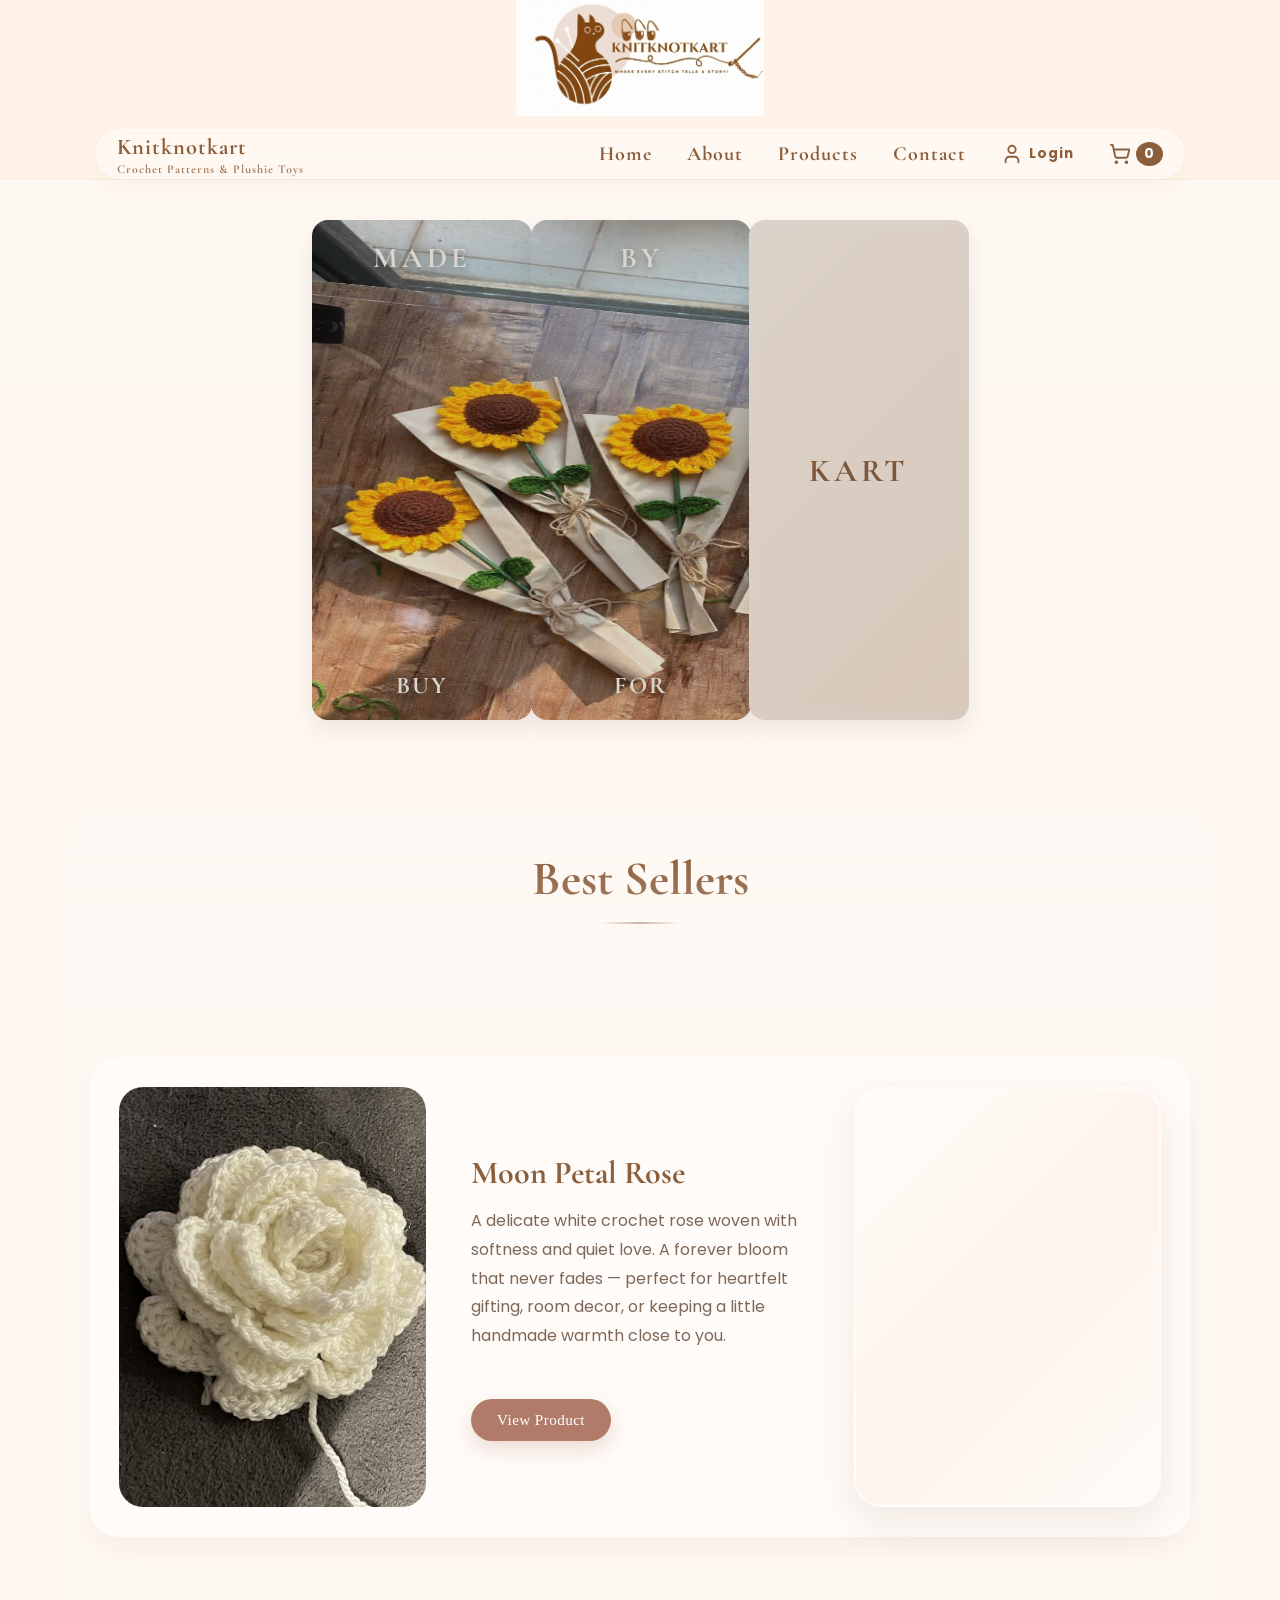
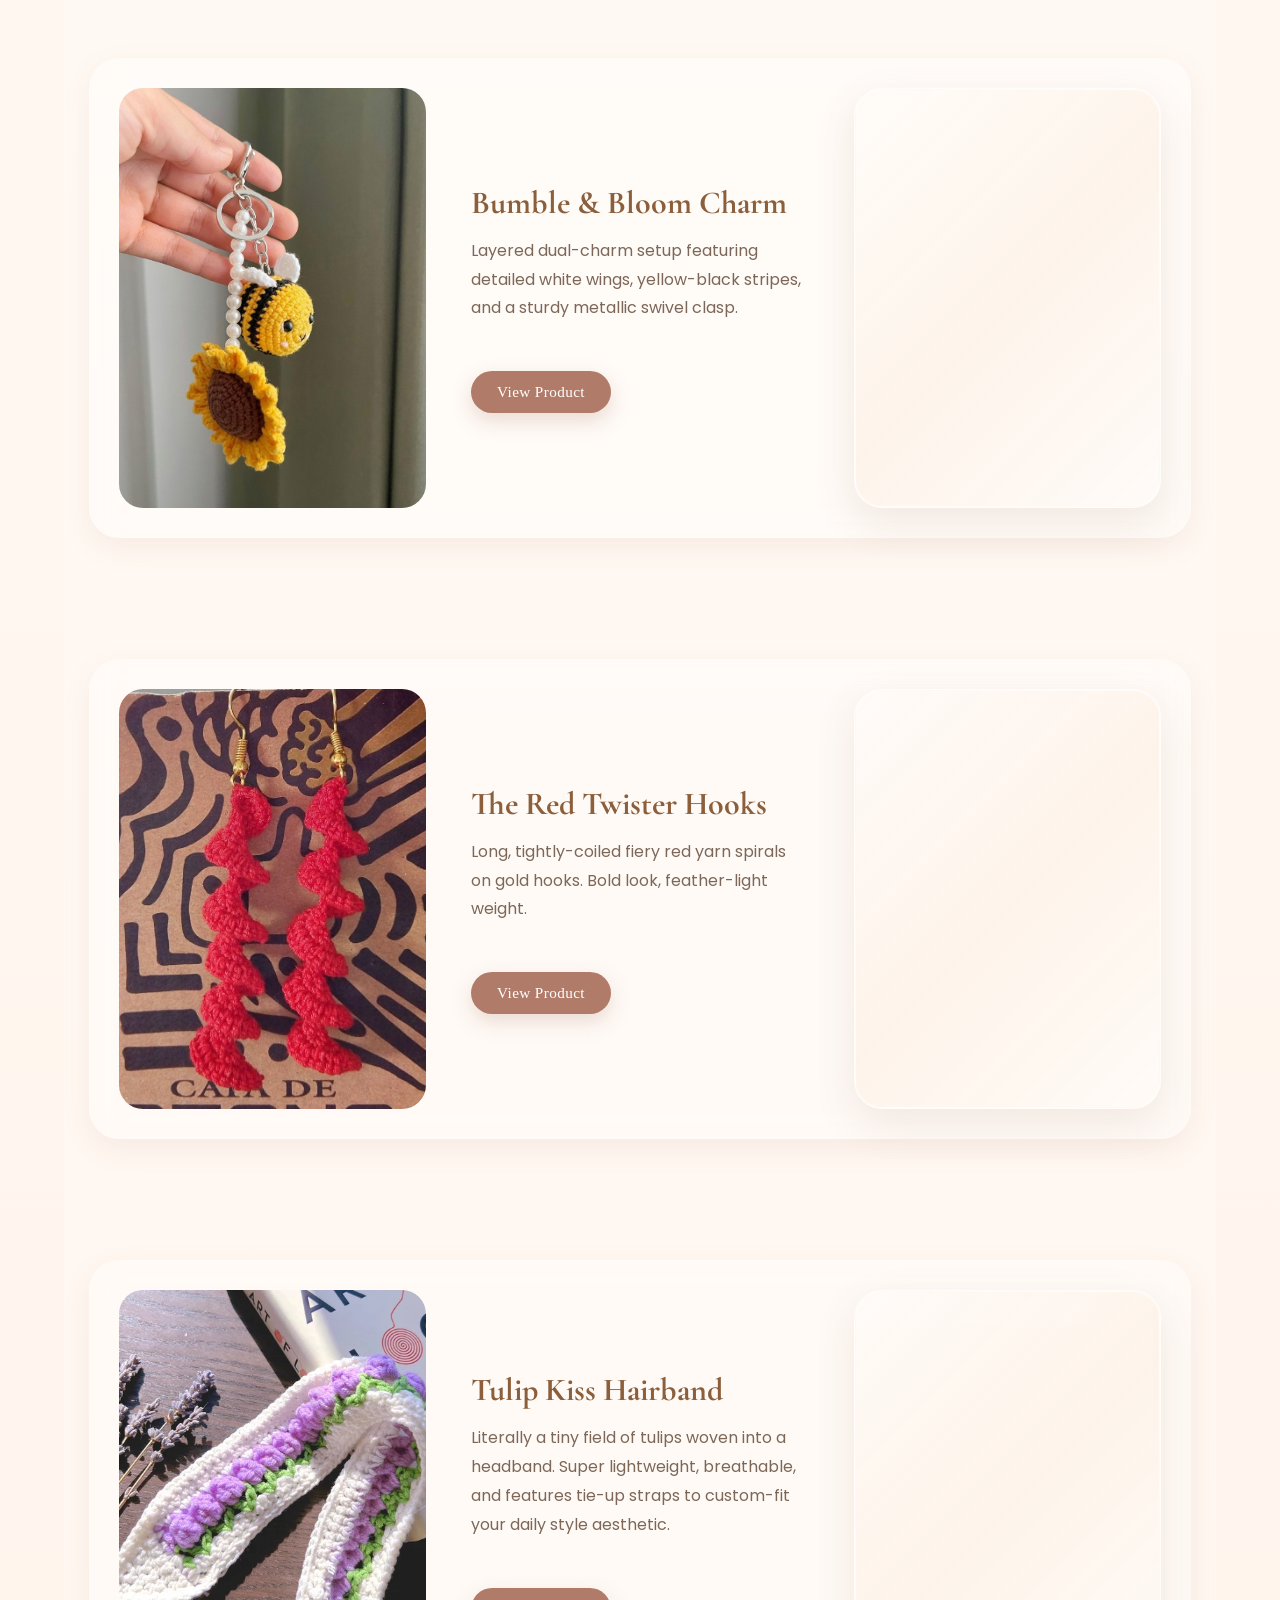
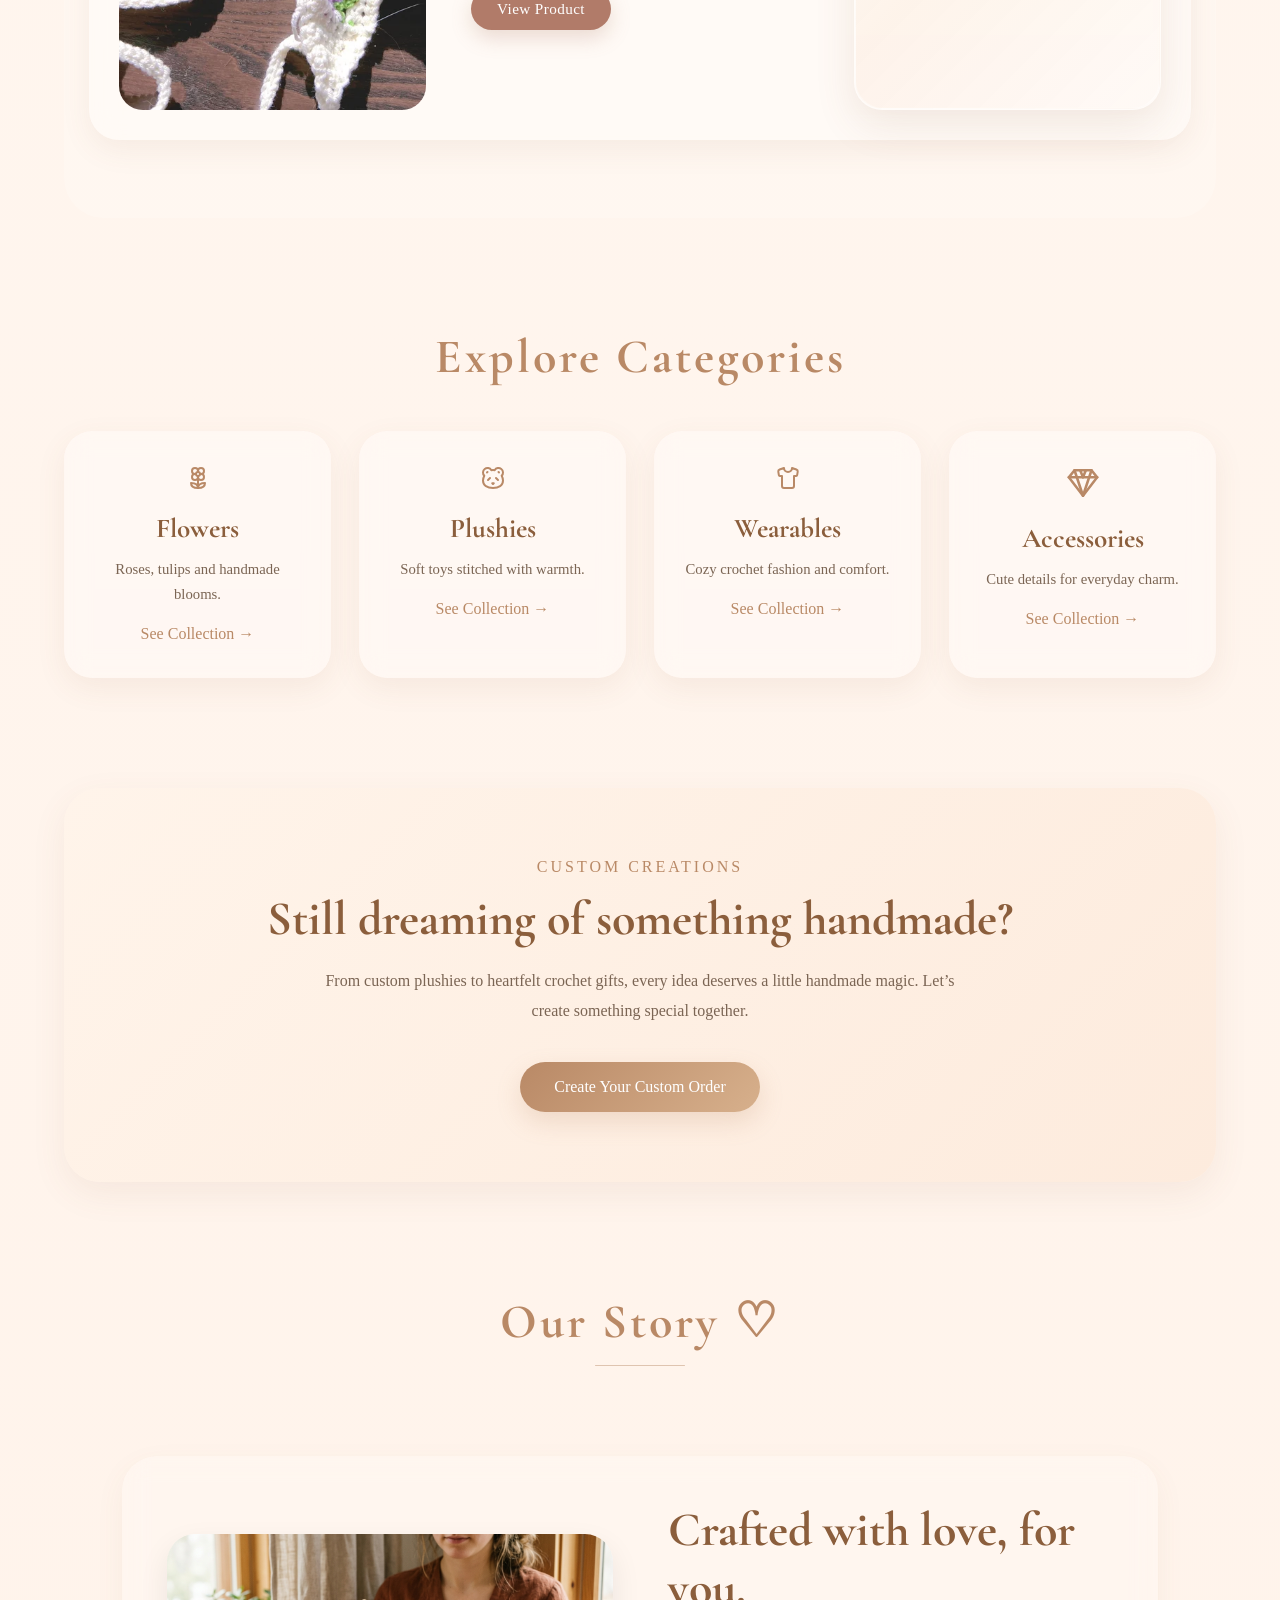
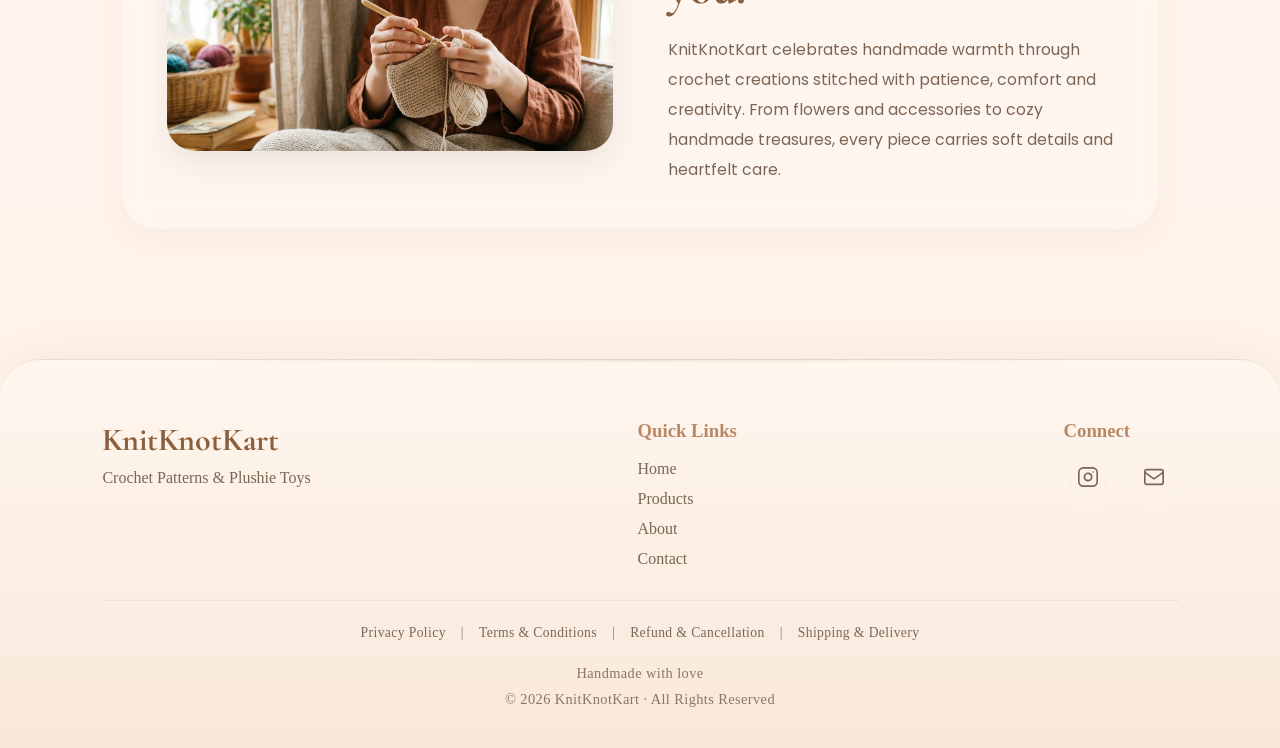
<file: index.html>
<!DOCTYPE html>
<html lang="en">

<head>
    <meta charset="UTF-8">
    <meta name="viewport" content="width=device-width, initial-scale=1.0">
    <meta name="google-site-verification" content="NxFh2tuU4WiqFSQbokw18UaQNgzDFF6wbKKMDJ5uGM8" />
    <title>Knit knot kart | Crochet Patterns | Plushie Toys</title>
    <link rel="icon" href="fav_icon.png">
    <link rel="stylesheet" href="style.css">
    <link rel="preconnect" href="https://fonts.googleapis.com">
    <link rel="preconnect" href="https://fonts.gstatic.com" crossorigin>

    <link
        href="https://fonts.googleapis.com/css2?family=Cormorant+Garamond:wght@500;600;700&family=Poppins:wght@300;400;500;600&display=swap"
        rel="stylesheet">

</head>

<body>
    <nav>
        <div class="banner"> <img src="nav.png">

            <div class="brand">
                
                <div class="text">
                    <h2>Knitknotkart</h2>
                    <p>Crochet Patterns & Plushie Toys</p>
                </div>

                
                <div class="nav-right-content">

                  
                    <div class="nav-links">
                        <a href="index.html">Home</a>
                        <a href="About.html">About</a>
                        <a href="products.html">Products</a>
                        <a href="contact.html">Contact</a>
                    </div>

                   
                    <a href="#" id="authLink" class="auth-link" onclick="openLoginModal()"
                        style="text-decoration: none;">
                        <div class="auth-nav-container">
                            <svg xmlns="http://www.w3.org/2000/svg" width="22" height="22" viewBox="0 0 24 24"
                                fill="none" stroke="currentColor" stroke-width="2" stroke-linecap="round"
                                stroke-linejoin="round" class="lucide lucide-user">
                                <path d="M19 21v-2a4 4 0 0 0-4-4H9a4 4 0 0 0-4 4v2" />
                                <circle cx="12" cy="7" r="4" />
                            </svg>
                            <span id="authText" class="auth-text">Login</span>
                        </div>
                    </a>

                    
                    <a href="cart.html" class="cart-link" style="text-decoration: none;">
                        <div class="cart-nav-container">
                            <svg xmlns="http://www.w3.org/2000/svg" width="22" height="22" viewBox="0 0 24 24"
                                fill="none" stroke="currentColor" stroke-width="2" stroke-linecap="round"
                                stroke-linejoin="round" class="lucide lucide-shopping-cart">
                                <circle cx="8" cy="21" r="1" />
                                <circle cx="19" cy="21" r="1" />
                                <path
                                    d="M2.05 2.05h2l2.66 12.42a2 2 0 0 0 2 1.58h9.78a2 2 0 0 0 1.95-1.57l1.65-7.43H5.12" />
                            </svg>
                            <span class="cart-count">0</span>
                        </div>
                    </a>

                    
                    <div class="menu-icon">
                        <svg xmlns="http://www.w3.org/2000/svg" width="24" height="24" viewBox="0 0 24 24" fill="none"
                            stroke="currentColor" stroke-width="2" stroke-linecap="round" stroke-linejoin="round"
                            class="lucide lucide-menu-icon lucide-menu">
                            <path d="M4 5h16" />
                            <path d="M4 12h16" />
                            <path d="M4 19h16" />
                        </svg>
                    </div>

                </div>

               
                <div class="mobile-menu">
                    <a href="index.html">Home</a>
                    <a href="About.html">About</a>
                    <a href="products.html">Products</a>
                    <a href="contact.html">Contact</a>
                </div>
            </div>
        </div>
    </nav>

    <div id="authModal" class="modal-overlay">
        <div class="modal-container">
            <button class="close-modal-btn" onclick="closeLoginModal()">&times;</button>

            <div class="modal-header">
                <h2 id="modalTitle">Welcome Back</h2>
                <p id="modalSubtitle">Login on Knitknotkart</p>
            </div>

            <form id="authForm" onsubmit="handleAuthSubmit(event)">
                <div class="input-group" id="nameInputGroup" style="display: none;">
                    <label for="authName">Full Name</label>
                    <input type="text" id="authName" placeholder="Enter your full name">
                </div>

                <div class="input-group">
                    <label for="authEmail">Email Address</label>
                    <input type="email" id="authEmail" required placeholder="example@gmail.com">
                </div>

                <div class="input-group">
                    <label for="authPassword">Password</label>
                    <input type="password" id="authPassword" required placeholder="••••••••">
                </div>

                <button type="submit" id="authSubmitBtn" class="auth-submit-btn">Login</button>
            </form>

            <div class="modal-footer">
                <p id="toggleAuthText">No account? <a href="#" onclick="toggleAuthMode(event)">Sign Up</a>
                </p>
            </div>
        </div>
    </div>


    <section class="hero">
        <div class="cards-container">

            <div class="card">
                <div class="card-inner">

                    <div class="card-front">
                        <div class="card-img img1"></div>
                        <div class="top-text">MADE</div>
                        <div class="bottom-text">BUY</div>
                    </div>
                    <div class="card-back">
                        KNIT
                    </div>
                </div>
            </div>

            <div class="card">
                <div class="card-inner">
                    <div class="card-front">
                        <div class="card-img img2"></div>
                        <div class="top-text">BY</div>
                        <div class="bottom-text">FOR</div>
                    </div>
                    <div class="card-back">
                        KNOT
                    </div>
                </div>

            </div>
            <div class="card">
                <div class="card-inner">
                    <div class="card-front">
                        <div class="card-img img3"></div>
                        <div class="top-text">LOVE</div>
                        <div class="bottom-text">LOVED ONES</div>
                    </div>
                    <div class="card-back">
                        KART
                    </div>

                </div>
            </div>
        </div>
    </section>


    <section class="best-sellers">

        <h2 class="section-title">
            Best Sellers
        </h2>

        <div class="bestseller-card">

            <!-- IMAGE -->
            <div class="product-image">
                <img src="rose.jpg">

            </div>


            <!-- DESCRIPTION -->
            <div class="product-details">
                <h3>Moon Petal Rose</h3>

                <p>
                    A delicate white crochet rose woven with softness and quiet love.
                    A forever bloom that never fades — perfect for heartfelt gifting,
                    room decor, or keeping a little handmade warmth close to you.
                </p>

                <div class="product-buttons">

                    <a href="products.html?product=moon-petal-rose" class="view-home-btn">

                        View Product

                    </a>

                </div>

            </div>


            <!-- REEL -->
            <div class="product-video">

                <video autoplay muted loop playsinline preload="none">

                    <source data-src="reel1.mp4" type="video/mp4">

                </video>
             
            </div>

        </div>



        <div class="bestseller-card">

            <!-- IMAGE -->
            <div class="product-image">
                <img src="keychain.jpg">
            </div>

            <!-- DESCRIPTION -->
            <div class="product-details">

                <h3>Bumble & Bloom Charm</h3>

                <p>
                    Layered dual-charm setup featuring detailed white wings, yellow-black stripes, and a sturdy metallic
                    swivel clasp.
                </p>

                <div class="product-buttons">

                    <a href="products.html?product=bumble" class="view-home-btn">

                        View Product

                    </a>


                </div>

            </div>

            <!-- REEL -->
            <div class="product-video">

                <video autoplay muted loop playsinline preload="none">

                    <source data-src="keychain.mp4" type="video/mp4">

                </video>


            </div>

        </div>

        <div class="bestseller-card">

            <!-- IMAGE -->
            <div class="product-image">
                <img src="earrings.jpg">
            </div>

            <!-- DESCRIPTION -->
            <div class="product-details">

                <h3>The Red Twister Hooks</h3>

                <p>
                    Long, tightly-coiled fiery red yarn spirals on gold hooks. Bold look, feather-light weight.
                </p>

                <div class="product-buttons">

                    <a href="products.html?product=red_twister" class="view-home-btn">

                        View Product

                    </a>


                </div>

            </div>

            <!-- REEL -->
            <div class="product-video">

                <video autoplay muted loop playsinline preload="none">

                    <source data-src="earrings.mp4" type="video/mp4">

                </video>

            </div>

        </div>
        <div class="bestseller-card">

            <!-- IMAGE -->
            <div class="product-image">
                <img src="hairband.webp">
            </div>

            <!-- DESCRIPTION -->
            <div class="product-details">

                <h3>Tulip Kiss Hairband </h3>

                <p>
                    Literally a tiny field of tulips woven into a headband. Super lightweight, breathable, and features
                    tie-up straps to custom-fit your daily style aesthetic.
                </p>

                <div class="product-buttons">

                    <a href="products.html?product=kiss" class="view-home-btn">

                        View Product

                    </a>


                </div>

            </div>

            <!-- REEL -->
            <div class="product-video">

                <video autoplay muted loop playsinline preload="none">

                    <source data-src="hairband.mp4" type="video/mp4">

                </video>



            </div>

        </div>

    </section>


    <div class="video-popup">

        <span class="close-video">
            ✕
        </span>

        <video loop playsinline preload="metadata" class="popup-video">
        </video>
        <div class="popup-sound">
            🔇
        </div>
    </div>


    <section class="categories-section">

        <h2 class="categories-heading">
            Explore Categories
        </h2>

        <div class="categories-grid">

            <!-- FLOWERS -->
            <a href="products.html?category=Flowers" class="category-card">

                <div class="category-icon">
                    <svg xmlns="http://www.w3.org/2000/svg" width="24" height="24" viewBox="0 0 24 24" fill="none"
                        stroke="currentColor" stroke-width="2" stroke-linecap="round" stroke-linejoin="round"
                        class="lucide lucide-flower2-icon lucide-flower-2">
                        <path
                            d="M12 5a3 3 0 1 1 3 3m-3-3a3 3 0 1 0-3 3m3-3v1M9 8a3 3 0 1 0 3 3M9 8h1m5 0a3 3 0 1 1-3 3m3-3h-1m-2 3v-1" />
                        <circle cx="12" cy="8" r="2" />
                        <path d="M12 10v12" />
                        <path d="M12 22c4.2 0 7-1.667 7-5-4.2 0-7 1.667-7 5Z" />
                        <path d="M12 22c-4.2 0-7-1.667-7-5 4.2 0 7 1.667 7 5Z" />
                    </svg>
                </div>

                <h3>
                    Flowers
                </h3>

                <p>
                    Roses, tulips and handmade blooms.
                </p>

                <span>
                    See Collection →
                </span>

            </a>

            <!-- PLUSHIES -->
            <a href="products.html?category=Plushies" class="category-card">

                <div class="category-icon">
                    <svg xmlns="http://www.w3.org/2000/svg" width="24" height="24" viewBox="0 0 24 24" fill="none"
                        stroke="currentColor" stroke-width="2" stroke-linecap="round" stroke-linejoin="round"
                        class="lucide lucide-panda-icon lucide-panda">
                        <path d="M11.25 17.25h1.5L12 18z" />
                        <path d="m15 12 2 2" />
                        <path d="M18 6.5a.5.5 0 0 0-.5-.5" />
                        <path
                            d="M20.69 9.67a4.5 4.5 0 1 0-7.04-5.5 8.35 8.35 0 0 0-3.3 0 4.5 4.5 0 1 0-7.04 5.5C2.49 11.2 2 12.88 2 14.5 2 19.47 6.48 22 12 22s10-2.53 10-7.5c0-1.62-.48-3.3-1.3-4.83" />
                        <path d="M6 6.5a.495.495 0 0 1 .5-.5" />
                        <path d="m9 12-2 2" />
                    </svg>
                </div>

                <h3>
                    Plushies
                </h3>

                <p>
                    Soft toys stitched with warmth.
                </p>

                <span>
                    See Collection →
                </span>

            </a>

            <!-- WEARABLES -->
            <a href="products.html?category=Wearables" class="category-card">

                <div class="category-icon">
                    <svg xmlns="http://www.w3.org/2000/svg" width="24" height="24" viewBox="0 0 24 24" fill="none"
                        stroke="currentColor" stroke-width="2" stroke-linecap="round" stroke-linejoin="round"
                        class="lucide lucide-shirt-icon lucide-shirt">
                        <path
                            d="M20.38 3.46 16 2a4 4 0 0 1-8 0L3.62 3.46a2 2 0 0 0-1.34 2.23l.58 3.47a1 1 0 0 0 .99.84H6v10c0 1.1.9 2 2 2h8a2 2 0 0 0 2-2V10h2.15a1 1 0 0 0 .99-.84l.58-3.47a2 2 0 0 0-1.34-2.23z" />
                    </svg>
                </div>

                <h3>
                    Wearables
                </h3>

                <p>
                    Cozy crochet fashion and comfort.
                </p>

                <span>
                    See Collection →
                </span>

            </a>

            <!-- ACCESSORIES -->
            <a href="products.html?category=Accessories" class="category-card">

                <div class="category-icon">
                    <svg xmlns="http://www.w3.org/2000/svg" width="34" height="34" viewBox="0 0 24 24" fill="none"
                        stroke="currentColor" stroke-width="1.8" stroke-linecap="round" stroke-linejoin="round">

                        <path d="M6 3h12l4 5-10 13L2 8l4-5z" />
                        <path d="M2 8h20" />
                        <path d="M10 3l2 5 2-5" />
                        <path d="M6 3l6 18 6-18" />

                    </svg>
                </div>

                <h3>
                    Accessories
                </h3>

                <p>
                    Cute details for everyday charm.
                </p>

                <span>
                    See Collection →
                </span>

            </a>

        </div>

    </section>

    <section class="instagram-cta">

        <h3 class="cta-label">
            Custom Creations
        </h3>

        <h2>
            Still dreaming of
            something handmade?
        </h2>

        <p>
            From custom plushies to heartfelt crochet gifts,
            every idea deserves a little handmade magic.
            Let’s create something special together.
        </p>

        <a href="https://ig.me/m/knitknotkart" class="custom-btn-main">

            Create Your Custom Order
        </a>

    </section>
    <section class="brand-story-section">

        <h2 class="story-heading">
            Our Story ♡
        </h2>

        <section class="brand-story">

            <div class="story-image">
                <img src="about.png">
            </div>

            <div class="story-text">

                <h2>
                    Crafted with love,
                    for you.
                </h2>

                <p>
                    KnitKnotKart celebrates handmade warmth through crochet creations
                    stitched with patience, comfort and creativity.
                    From flowers and accessories to cozy handmade treasures,
                    every piece carries soft details and heartfelt care.
                </p>

            </div>

        </section>

    </section>

    <footer class="footer">
        <div class="footer-content">
            <div class="footer-brand">
                <h2>KnitKnotKart</h2>
                <p>Crochet Patterns & Plushie Toys</p>
            </div>

            <div class="footer-links">
                <h3>Quick Links</h3>
                <a href="index.html">Home</a>
                <a href="products.html">Products</a>
                <a href="About.html">About</a>
                <a href="contact.html">Contact</a>
            </div>

            <div class="footer-connect">
                <h3>Connect</h3>
                <div class="social-icons">
                    <a href="https://www.instagram.com/knitknotkart/" class="social-icon">
                        <svg xmlns="http://www.w3.org/2000/svg" width="24" height="24" viewBox="0 0 24 24" fill="none"
                            stroke="currentColor" stroke-width="1.8" stroke-linecap="round" stroke-linejoin="round">
                            <rect x="2" y="2" width="20" height="20" rx="5" />
                            <path d="M16 11.37A4 4 0 1 1 12.63 8 4 4 0 0 1 16 11.37z" />
                            <line x1="17.5" y1="6.5" x2="17.51" y2="6.5" />
                        </svg>
                    </a>

                    <a href="mailto:knitknotkart@gmail.com?subject=KnitKnotKart%20Inquiry" target="_blank" class="social-icon">
                        <svg xmlns="http://www.w3.org/2000/svg" width="24" height="24" viewBox="0 0 24 24" fill="none"
                            stroke="currentColor" stroke-width="1.8" stroke-linecap="round" stroke-linejoin="round">
                            <rect x="2" y="4" width="20" height="16" rx="2" />
                            <path d="M22 7l-10 7L2 7" />
                        </svg>
                    </a>
                </div>
            </div>
        </div>

        <div class="footer-bottom" style="border-top: 1px solid rgba(139, 94, 60, 0.1); padding-top: 20px; margin-top: 20px;">
            <div class="legal-links" style="margin-bottom: 15px; display: flex; justify-content: center; gap: 15px; flex-wrap: wrap; font-size: 0.85rem;">
                <a href="privacy.html" style="color: #7d6758; text-decoration: none; transition: 0.3s;">Privacy Policy</a> | 
                <a href="terms.html" style="color: #7d6758; text-decoration: none; transition: 0.3s;">Terms & Conditions</a> | 
                <a href="refund.html" style="color: #7d6758; text-decoration: none; transition: 0.3s;">Refund & Cancellation</a> | 
                <a href="shipping.html" style="color: #7d6758; text-decoration: none; transition: 0.3s;">Shipping & Delivery</a>
            </div>
            Handmade with love
            <br>
            © 2026 KnitKnotKart · All Rights Reserved
        </div>
    </footer>
    
    <script src="script.js"></script>
    <script src="product.js"></script>
</body>

</html>
</file>
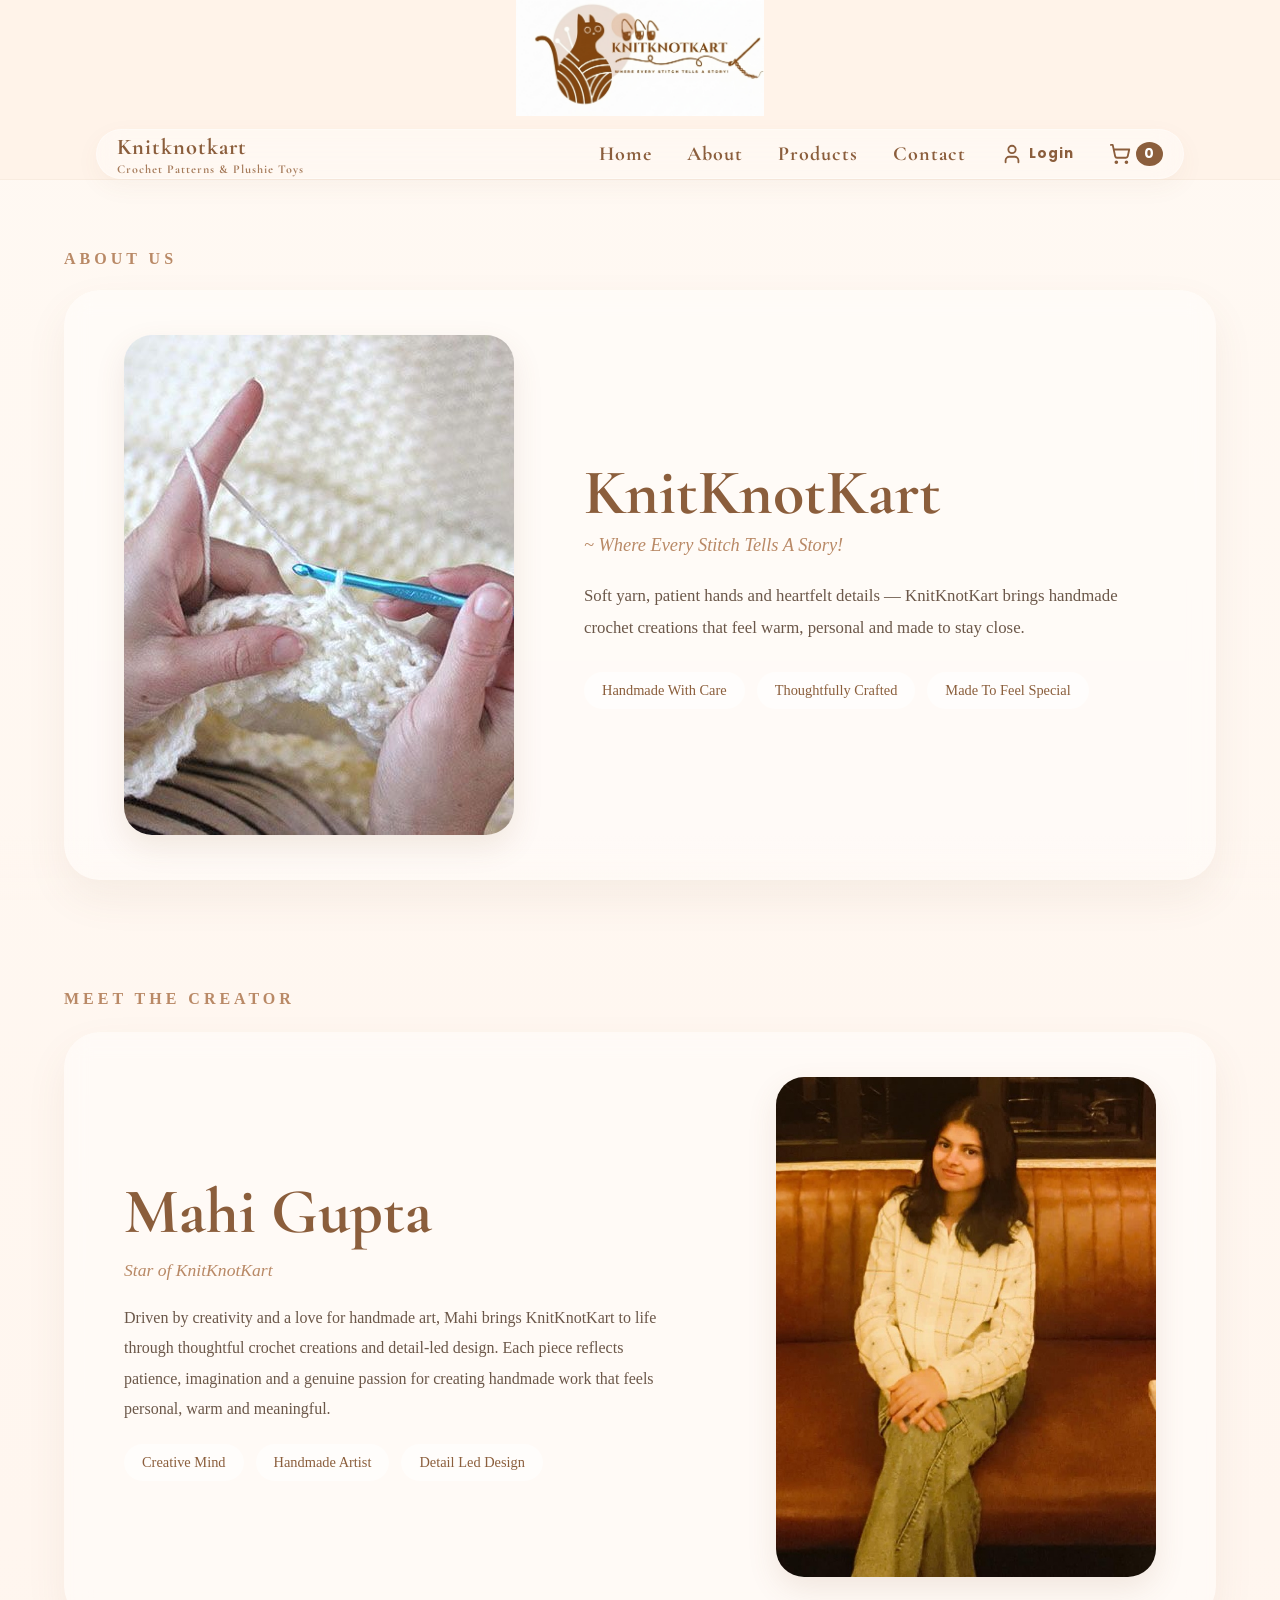
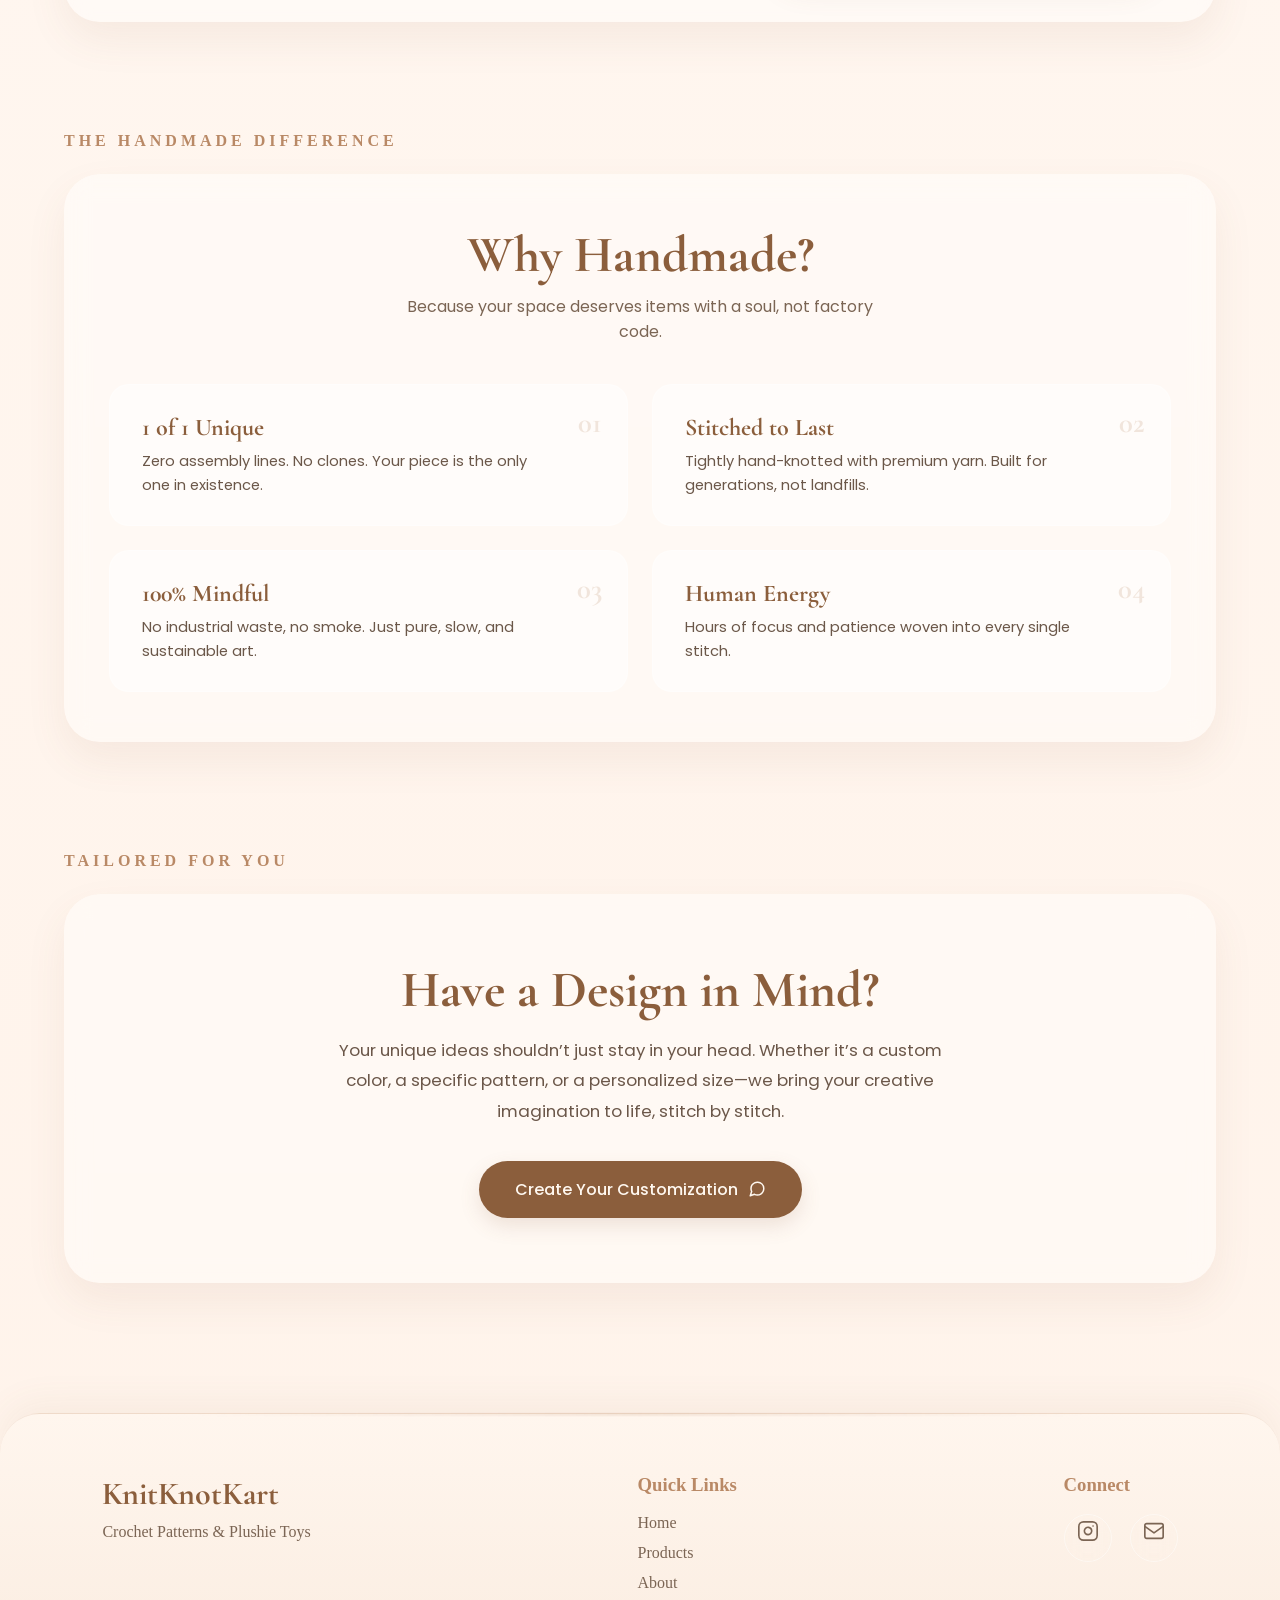
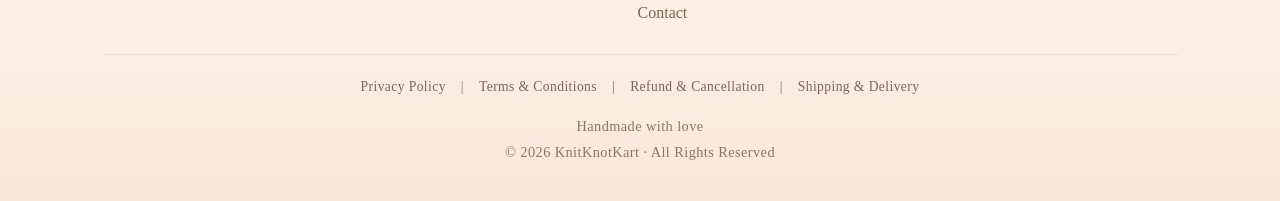
<file: About.html>
<!DOCTYPE html>
<html lang="en">

<head>
    <meta charset="UTF-8">
    <meta name="viewport" content="width=device-width, initial-scale=1.0">
    <title>About - KnitKnotKart</title>
    <link rel="icon" href="fav_icon.png">
    <link rel="stylesheet" href="style.css">
    <link rel="preconnect" href="https://fonts.googleapis.com">
    <link rel="preconnect" href="https://fonts.gstatic.com" crossorigin>

    <link
        href="https://fonts.googleapis.com/css2?family=Cormorant+Garamond:wght@500;600;700&family=Poppins:wght@300;400;500;600&display=swap"
        rel="stylesheet">
</head>

<body>
    <nav>
        <div class="banner"> <img src="nav.png">

            <div class="brand">

                <div class="text">
                    <h2>Knitknotkart</h2>
                    <p>Crochet Patterns & Plushie Toys</p>
                </div>


                <div class="nav-right-content">


                    <div class="nav-links">
                        <a href="index.html">Home</a>
                        <a href="About.html">About</a>
                        <a href="products.html">Products</a>
                        <a href="contact.html">Contact</a>
                    </div>


                    <a href="#" id="authLink" class="auth-link" style="text-decoration: none;">
                        <div class="auth-nav-container">
                            <svg xmlns="http://www.w3.org/2000/svg" width="22" height="22" viewBox="0 0 24 24"
                                fill="none" stroke="currentColor" stroke-width="2" stroke-linecap="round"
                                stroke-linejoin="round" class="lucide lucide-user">
                                <path d="M19 21v-2a4 4 0 0 0-4-4H9a4 4 0 0 0-4 4v2" />
                                <circle cx="12" cy="7" r="4" />
                            </svg>
                            <span id="authText" class="auth-text">Login</span>
                        </div>
                    </a>


                    <a href="cart.html" class="cart-link" style="text-decoration: none;">
                        <div class="cart-nav-container">
                            <svg xmlns="http://www.w3.org/2000/svg" width="22" height="22" viewBox="0 0 24 24"
                                fill="none" stroke="currentColor" stroke-width="2" stroke-linecap="round"
                                stroke-linejoin="round" class="lucide lucide-shopping-cart">
                                <circle cx="8" cy="21" r="1" />
                                <circle cx="19" cy="21" r="1" />
                                <path
                                    d="M2.05 2.05h2l2.66 12.42a2 2 0 0 0 2 1.58h9.78a2 2 0 0 0 1.95-1.57l1.65-7.43H5.12" />
                            </svg>
                            <span class="cart-count">0</span>
                        </div>
                    </a>


                    <div class="menu-icon">
                        <svg xmlns="http://www.w3.org/2000/svg" width="24" height="24" viewBox="0 0 24 24" fill="none"
                            stroke="currentColor" stroke-width="2" stroke-linecap="round" stroke-linejoin="round"
                            class="lucide lucide-menu-icon lucide-menu">
                            <path d="M4 5h16" />
                            <path d="M4 12h16" />
                            <path d="M4 19h16" />
                        </svg>
                    </div>

                </div>


                <div class="mobile-menu">
                    <a href="index.html">Home</a>
                    <a href="About.html">About</a>
                    <a href="products.html">Products</a>
                    <a href="contact.html">Contact</a>
                </div>
            </div>
        </div>
    </nav>

    <div id="authModal" class="modal-overlay">
        <div class="modal-container">
            <button class="close-modal-btn" onclick="closeLoginModal()">&times;</button>

            <div class="modal-header">
                <h2 id="modalTitle">Welcome Back</h2>
                <p id="modalSubtitle">Login on Knitknotkart</p>
            </div>

            <form id="authForm" onsubmit="handleAuthSubmit(event)">
                <div class="input-group" id="nameInputGroup" style="display: none;">
                    <label for="authName">Full Name</label>
                    <input type="text" id="authName" placeholder="Enter your full name">
                </div>

                <div class="input-group">
                    <label for="authEmail">Email Address</label>
                    <input type="email" id="authEmail" required placeholder="example@gmail.com">
                </div>

                <div class="input-group">
                    <label for="authPassword">Password</label>
                    <input type="password" id="authPassword" required placeholder="••••••••">
                </div>

                <button type="submit" id="authSubmitBtn" class="auth-submit-btn">Login</button>
            </form>

            <div class="modal-footer">
                <p id="toggleAuthText">No account? <a href="#" onclick="toggleAuthMode(event)">Sign Up</a>
                </p>
            </div>
        </div>
    </div>


    <section class="about-page">

        <h2 class="about-label">
            About Us
        </h2>

        <div class="about-container">


            <div class="about-image">

                <img src="about2.jpg">

            </div>



            <div class="about-content">

                <h1>
                    KnitKnotKart
                </h1>

                <div class="about-signature">

                    ~ Where Every Stitch
                    Tells A Story!

                </div>

                <p class="about-text">

                    Soft yarn, patient hands and heartfelt details —
                    KnitKnotKart brings handmade crochet creations
                    that feel warm, personal and made to stay close.

                </p>

                <div class="about-tags">

                    <span>
                        Handmade With Care
                    </span>

                    <span>
                        Thoughtfully Crafted
                    </span>

                    <span>
                        Made To Feel Special
                    </span>

                </div>

            </div>

        </div>
    </section>

    <section class="creator-section">

        <h2 class="creator-label">
            Meet The Creator
        </h2>

        <div class="creator-container">


            <div class="creator-content">

                <h2>
                    Mahi Gupta
                </h2>

                <div class="creator-role">

                    Star of KnitKnotKart

                </div>

                <p>

                    Driven by creativity and a love for handmade art,
                    Mahi brings KnitKnotKart to life through thoughtful crochet creations and detail-led design.

                    Each piece reflects patience, imagination and a genuine passion for creating handmade work that
                    feels personal, warm and meaningful.

                </p>

                <div class="creator-tags">

                    <span>
                        Creative Mind
                    </span>

                    <span>
                        Handmade Artist
                    </span>

                    <span>
                        Detail Led Design
                    </span>

                </div>

            </div>



            <div class="creator-image">

                <img src="owner.jpg">

            </div>

        </div>

    </section>

    <!-- WHY HANDMADE MATTERS SECTION -->
    <section class="handmade-why-section">

        <h2 class="handmade-why-label">
            The Handmade Difference
        </h2>

        <div class="handmade-why-container">

            <div class="handmade-heading-block">
                <h2>Why Handmade?</h2>
                <p>Because your space deserves items with a soul, not factory code.</p>
            </div>

            <div class="handmade-grid">

                <!-- Card 1 -->
                <div class="handmade-card">
                    <div class="handmade-badge">01</div>
                    <h3>1 of 1 Unique</h3>
                    <p>Zero assembly lines. No clones. Your piece is the only one in existence.</p>
                </div>

                <!-- Card 2 -->
                <div class="handmade-card">
                    <div class="handmade-badge">02</div>
                    <h3>Stitched to Last</h3>
                    <p>Tightly hand-knotted with premium yarn. Built for generations, not landfills.</p>
                </div>

                <!-- Card 3 -->
                <div class="handmade-card">
                    <div class="handmade-badge">03</div>
                    <h3>100% Mindful</h3>
                    <p>No industrial waste, no smoke. Just pure, slow, and sustainable art.</p>
                </div>

                <!-- Card 4 -->
                <div class="handmade-card">
                    <div class="handmade-badge">04</div>
                    <h3>Human Energy</h3>
                    <p>Hours of focus and patience woven into every single stitch.</p>
                </div>

            </div>

        </div>

    </section>


    <section class="insta-cta-section">

        <h2 class="insta-cta-label">
            Tailored For You
        </h2>

        <div class="insta-cta-container">
            <div class="insta-cta-content">
                <h2>Have a Design in Mind?</h2>
                <p>Your unique ideas shouldn’t just stay in your head. Whether it’s a custom color, a specific pattern,
                    or a personalized size—we bring your creative imagination to life, stitch by stitch.</p>

                <!-- Instagram DM Action Button -->
                <a href="https://ig.me/m/knitknotkart" class="insta-cta-btn" target="_blank">
                    Create Your Customization
                    <svg xmlns="http://www.w3.org/2000/svg" width="18" height="18" viewBox="0 0 24 24" fill="none"
                        stroke="currentColor" stroke-width="2" stroke-linecap="round" stroke-linejoin="round">
                        <path
                            d="M21 11.5a8.38 8.38 0 0 1-.9 3.8 8.5 8.5 0 0 1-7.6 4.7 8.38 8.38 0 0 1-3.8-.9L3 21l1.9-5.7a8.38 8.38 0 0 1-.9-3.8 8.5 8.5 0 0 1 4.7-7.6 8.38 8.38 0 0 1 3.8-.9h.5a8.48 8.48 0 0 1 8 8v.5z" />
                    </svg>
                </a>
            </div>
        </div>

    </section>
    <footer class="footer">
        <div class="footer-content">
            <div class="footer-brand">
                <h2>KnitKnotKart</h2>
                <p>Crochet Patterns & Plushie Toys</p>
            </div>

            <div class="footer-links">
                <h3>Quick Links</h3>
                <a href="index.html">Home</a>
                <a href="products.html">Products</a>
                <a href="About.html">About</a>
                <a href="contact.html">Contact</a>
            </div>

            <div class="footer-connect">
                <h3>Connect</h3>
                <div class="social-icons">
                    <a href="https://www.instagram.com/knitknotkart/" class="social-icon">
                        <svg xmlns="http://www.w3.org/2000/svg" width="24" height="24" viewBox="0 0 24 24" fill="none"
                            stroke="currentColor" stroke-width="1.8" stroke-linecap="round" stroke-linejoin="round">
                            <rect x="2" y="2" width="20" height="20" rx="5" />
                            <path d="M16 11.37A4 4 0 1 1 12.63 8 4 4 0 0 1 16 11.37z" />
                            <line x1="17.5" y1="6.5" x2="17.51" y2="6.5" />
                        </svg>
                    </a>

                    <a href="mailto:knitknotkart@gmail.com?subject=KnitKnotKart%20Inquiry" target="_blank"
                        class="social-icon">
                        <svg xmlns="http://www.w3.org/2000/svg" width="24" height="24" viewBox="0 0 24 24" fill="none"
                            stroke="currentColor" stroke-width="1.8" stroke-linecap="round" stroke-linejoin="round">
                            <rect x="2" y="4" width="20" height="16" rx="2" />
                            <path d="M22 7l-10 7L2 7" />
                        </svg>
                    </a>
                </div>
            </div>
        </div>

        <div class="footer-bottom"
            style="border-top: 1px solid rgba(139, 94, 60, 0.1); padding-top: 20px; margin-top: 20px;">
            <div class="legal-links"
                style="margin-bottom: 15px; display: flex; justify-content: center; gap: 15px; flex-wrap: wrap; font-size: 0.85rem;">
                <a href="privacy.html" style="color: #7d6758; text-decoration: none; transition: 0.3s;">Privacy
                    Policy</a> |
                <a href="terms.html" style="color: #7d6758; text-decoration: none; transition: 0.3s;">Terms &
                    Conditions</a> |
                <a href="refund.html" style="color: #7d6758; text-decoration: none; transition: 0.3s;">Refund &
                    Cancellation</a> |
                <a href="shipping.html" style="color: #7d6758; text-decoration: none; transition: 0.3s;">Shipping &
                    Delivery</a>
            </div>
            Handmade with love
            <br>
            © 2026 KnitKnotKart · All Rights Reserved
        </div>
    </footer>

    <script src="script.js"></script>
    <script src="product.js"></script>
</body>


</html>
</file>
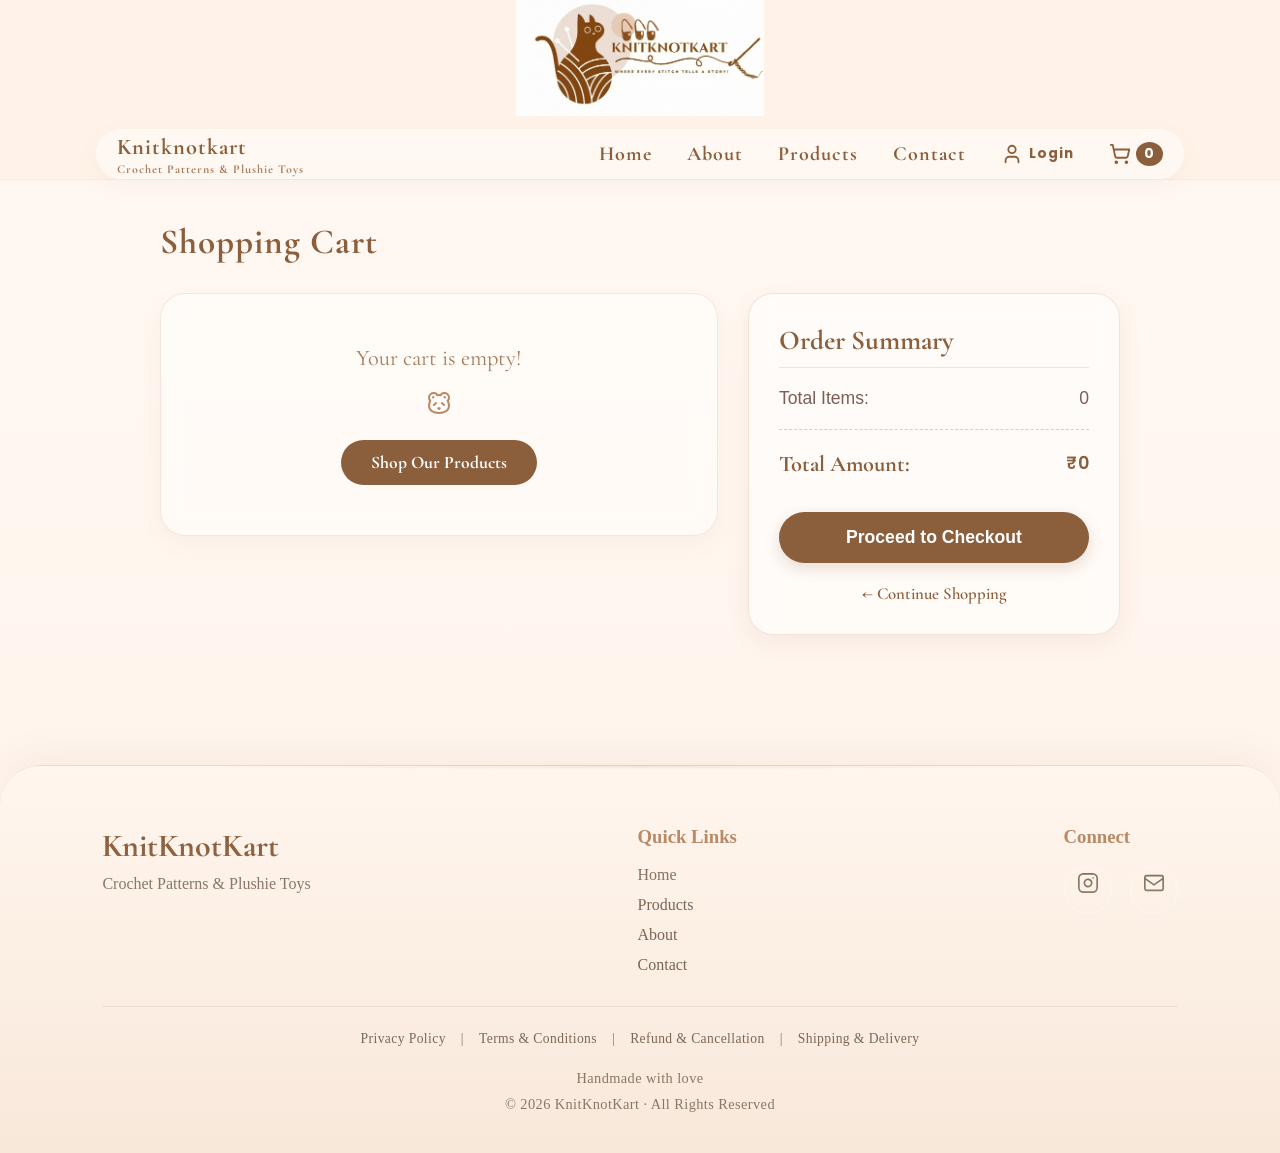
<file: cart.html>
<!DOCTYPE html>
<html lang="en">

<head>
    <meta charset="UTF-8">
    <meta name="viewport" content="width=device-width, initial-scale=1.0">
    <title>Your cart - Knitknotkart</title>
    <link rel="icon" href="fav_icon.png">
    <link rel="stylesheet" href="style.css">
    <link rel="stylesheet" href="cart.css">
    <link rel="preconnect" href="https://fonts.googleapis.com">
    <link rel="preconnect" href="https://fonts.gstatic.com" crossorigin>

    <link
        href="https://fonts.googleapis.com/css2?family=Cormorant+Garamond:wght@500;600;700&family=Poppins:wght@300;400;500;600&display=swap"
        rel="stylesheet">

</head>

<body>

    <nav>
        <div class="banner"> <img src="nav.png">

            <div class="brand">
               
                <div class="text">
                    <h2>Knitknotkart</h2>
                    <p>Crochet Patterns & Plushie Toys</p>
                </div>

               
                <div class="nav-right-content">

                   
                    <div class="nav-links">
                        <a href="index.html">Home</a>
                        <a href="About.html">About</a>
                        <a href="products.html">Products</a>
                        <a href="contact.html">Contact</a>
                    </div>

                    
                    <a href="#" id="authLink" class="auth-link" style="text-decoration: none;">
                        <div class="auth-nav-container">
                            <svg xmlns="http://www.w3.org/2000/svg" width="22" height="22" viewBox="0 0 24 24"
                                fill="none" stroke="currentColor" stroke-width="2" stroke-linecap="round"
                                stroke-linejoin="round" class="lucide lucide-user">
                                <path d="M19 21v-2a4 4 0 0 0-4-4H9a4 4 0 0 0-4 4v2" />
                                <circle cx="12" cy="7" r="4" />
                            </svg>
                            <span id="authText" class="auth-text">Login</span>
                        </div>
                    </a>

                    
                    <a href="cart.html" class="cart-link" style="text-decoration: none;">
                        <div class="cart-nav-container">
                            <svg xmlns="http://www.w3.org/2000/svg" width="22" height="22" viewBox="0 0 24 24"
                                fill="none" stroke="currentColor" stroke-width="2" stroke-linecap="round"
                                stroke-linejoin="round" class="lucide lucide-shopping-cart">
                                <circle cx="8" cy="21" r="1" />
                                <circle cx="19" cy="21" r="1" />
                                <path
                                    d="M2.05 2.05h2l2.66 12.42a2 2 0 0 0 2 1.58h9.78a2 2 0 0 0 1.95-1.57l1.65-7.43H5.12" />
                            </svg>
                            <span class="cart-count">0</span>
                        </div>
                    </a>

                   
                    <div class="menu-icon">
                        <svg xmlns="http://www.w3.org/2000/svg" width="24" height="24" viewBox="0 0 24 24" fill="none"
                            stroke="currentColor" stroke-width="2" stroke-linecap="round" stroke-linejoin="round"
                            class="lucide lucide-menu-icon lucide-menu">
                            <path d="M4 5h16" />
                            <path d="M4 12h16" />
                            <path d="M4 19h16" />
                        </svg>
                    </div>

                </div>

                
                <div class="mobile-menu">
                    <a href="index.html">Home</a>
                    <a href="About.html">About</a>
                    <a href="products.html">Products</a>
                    <a href="contact.html">Contact</a>
                </div>
            </div>
        </div>
    </nav>

    <div id="authModal" class="modal-overlay">
        <div class="modal-container">
            <button class="close-modal-btn" onclick="closeLoginModal()">&times;</button>

            <div class="modal-header">
                <h2 id="modalTitle">Welcome Back</h2>
                <p id="modalSubtitle">Login on Knitknotkart</p>
            </div>

            <form id="authForm" onsubmit="handleAuthSubmit(event)">
                <div class="input-group" id="nameInputGroup" style="display: none;">
                    <label for="authName">Full Name</label>
                    <input type="text" id="authName" placeholder="Enter your full name">
                </div>

                <div class="input-group">
                    <label for="authEmail">Email Address</label>
                    <input type="email" id="authEmail" required placeholder="example@gmail.com">
                </div>

                <div class="input-group">
                    <label for="authPassword">Password</label>
                    <input type="password" id="authPassword" required placeholder="••••••••">
                </div>

                <button type="submit" id="authSubmitBtn" class="auth-submit-btn">Login</button>
            </form>

            <div class="modal-footer">
                <p id="toggleAuthText">No account? <a href="#" onclick="toggleAuthMode(event)">Sign Up</a>
                </p>
            </div>
        </div>
    </div>


    <main class="cart-wrapper">
        <h1 class="page-title">Shopping Cart</h1>

        <div class="cart-layout">
            <div id="cart-items-container" class="cart-items-list">
            </div>

            <div class="order-summary-box">
                <h2>Order Summary</h2>
                <div class="summary-row">
                    <span>Total Items:</span>
                    <span id="total-items-count">0</span>
                </div>
                <div class="summary-row total-row">
                    <span>Total Amount:</span>
                    <span class="simple-amount" id="cart-total-price">₹0</span>
                </div>
                <button id="checkout-btn" class="checkout-btn">Proceed to Checkout</button>
                <a href="products.html" class="continue-shopping">← Continue Shopping</a>
            </div>
        </div>
    </main>

    <footer class="footer">
        <div class="footer-content">
            <div class="footer-brand">
                <h2>KnitKnotKart</h2>
                <p>Crochet Patterns & Plushie Toys</p>
            </div>

            <div class="footer-links">
                <h3>Quick Links</h3>
                <a href="index.html">Home</a>
                <a href="products.html">Products</a>
                <a href="About.html">About</a>
                <a href="contact.html">Contact</a>
            </div>

            <div class="footer-connect">
                <h3>Connect</h3>
                <div class="social-icons">
                    <a href="https://www.instagram.com/knitknotkart/" class="social-icon">
                        <svg xmlns="http://www.w3.org/2000/svg" width="24" height="24" viewBox="0 0 24 24" fill="none"
                            stroke="currentColor" stroke-width="1.8" stroke-linecap="round" stroke-linejoin="round">
                            <rect x="2" y="2" width="20" height="20" rx="5" />
                            <path d="M16 11.37A4 4 0 1 1 12.63 8 4 4 0 0 1 16 11.37z" />
                            <line x1="17.5" y1="6.5" x2="17.51" y2="6.5" />
                        </svg>
                    </a>

                    <a href="mailto:knitknotkart@gmail.com?subject=KnitKnotKart%20Inquiry" target="_blank"
                        class="social-icon">
                        <svg xmlns="http://www.w3.org/2000/svg" width="24" height="24" viewBox="0 0 24 24" fill="none"
                            stroke="currentColor" stroke-width="1.8" stroke-linecap="round" stroke-linejoin="round">
                            <rect x="2" y="4" width="20" height="16" rx="2" />
                            <path d="M22 7l-10 7L2 7" />
                        </svg>
                    </a>
                </div>
            </div>
        </div>

        <div class="footer-bottom"
            style="border-top: 1px solid rgba(139, 94, 60, 0.1); padding-top: 20px; margin-top: 20px;">
            <div class="legal-links"
                style="margin-bottom: 15px; display: flex; justify-content: center; gap: 15px; flex-wrap: wrap; font-size: 0.85rem;">
                <a href="privacy.html" style="color: #7d6758; text-decoration: none; transition: 0.3s;">Privacy
                    Policy</a> |
                <a href="terms.html" style="color: #7d6758; text-decoration: none; transition: 0.3s;">Terms &
                    Conditions</a> |
                <a href="refund.html" style="color: #7d6758; text-decoration: none; transition: 0.3s;">Refund &
                    Cancellation</a> |
                <a href="shipping.html" style="color: #7d6758; text-decoration: none; transition: 0.3s;">Shipping &
                    Delivery</a>
            </div>
            Handmade with love
            <br>
            © 2026 KnitKnotKart · All Rights Reserved
        </div>
    </footer>

    <script src="product.js"></script>
    <script src="script.js"></script>
    <script src="cart.js"></script>
</body>

</html>
</file>
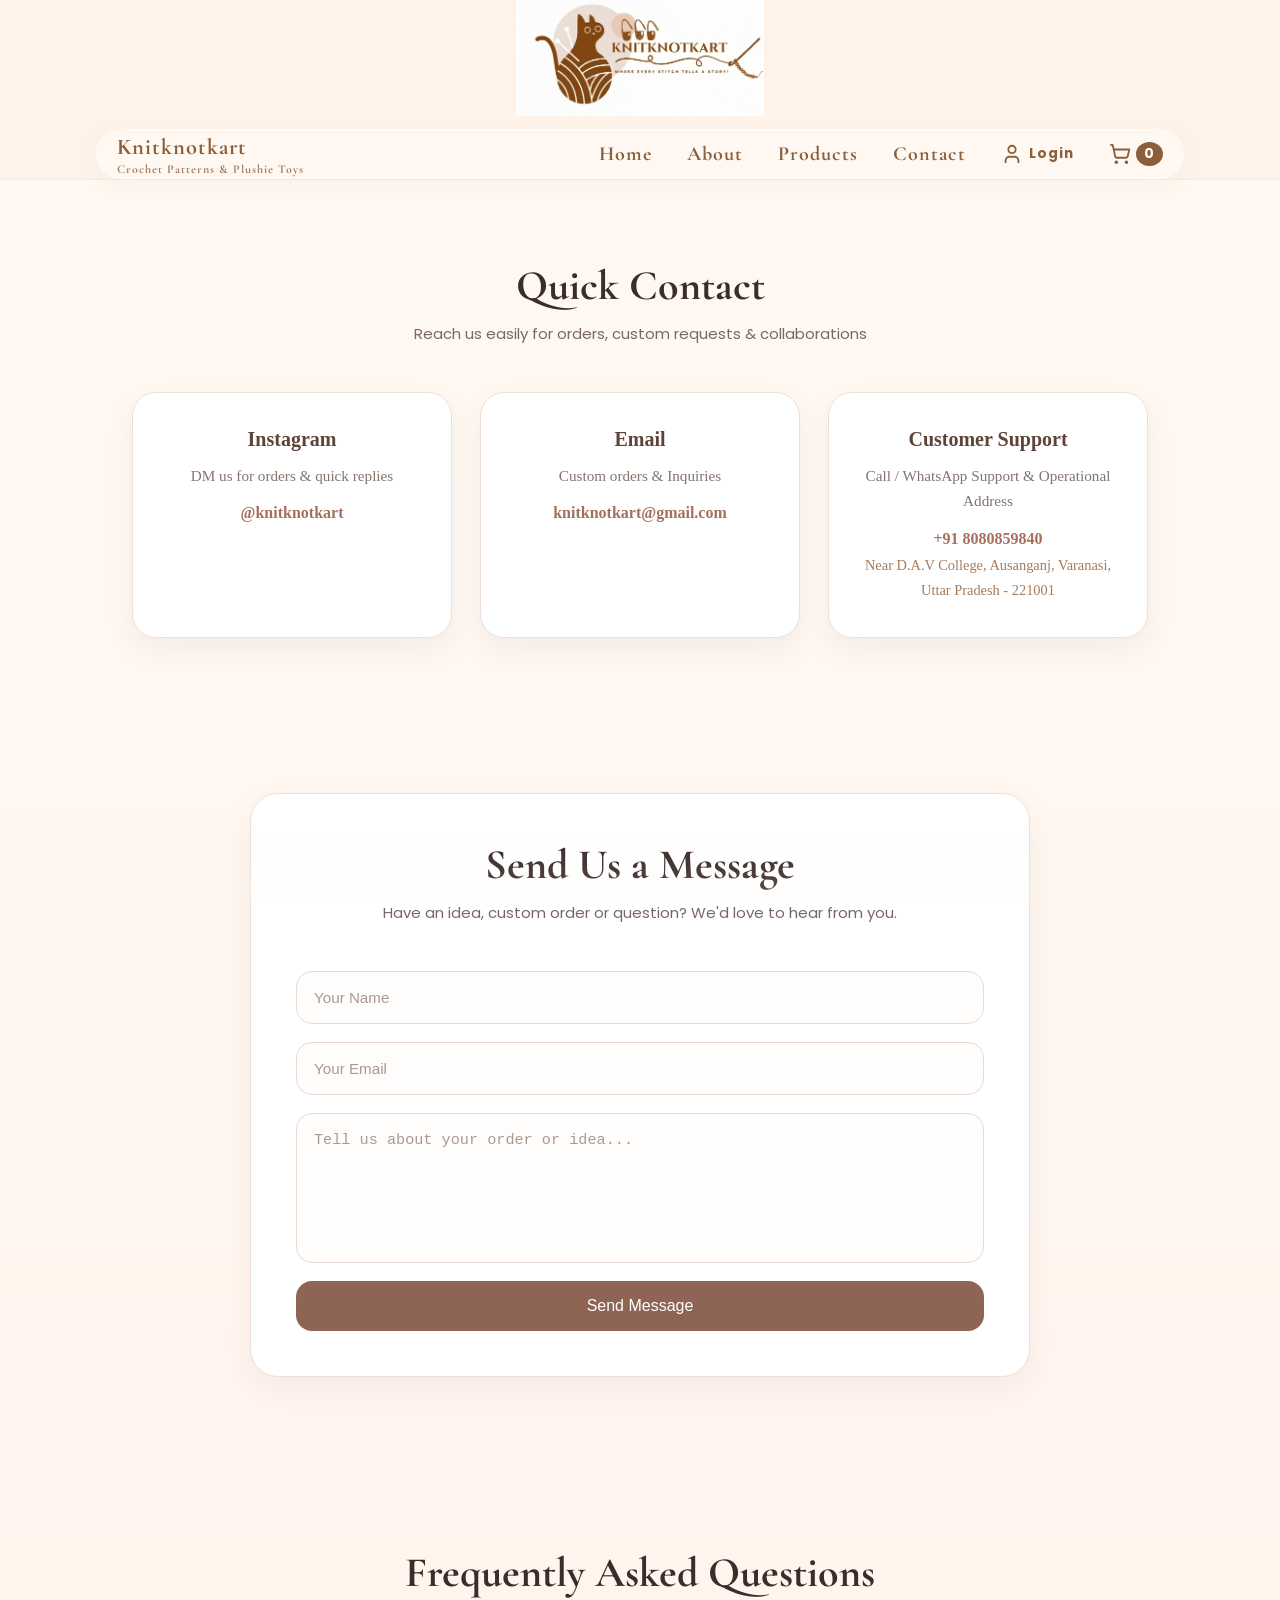
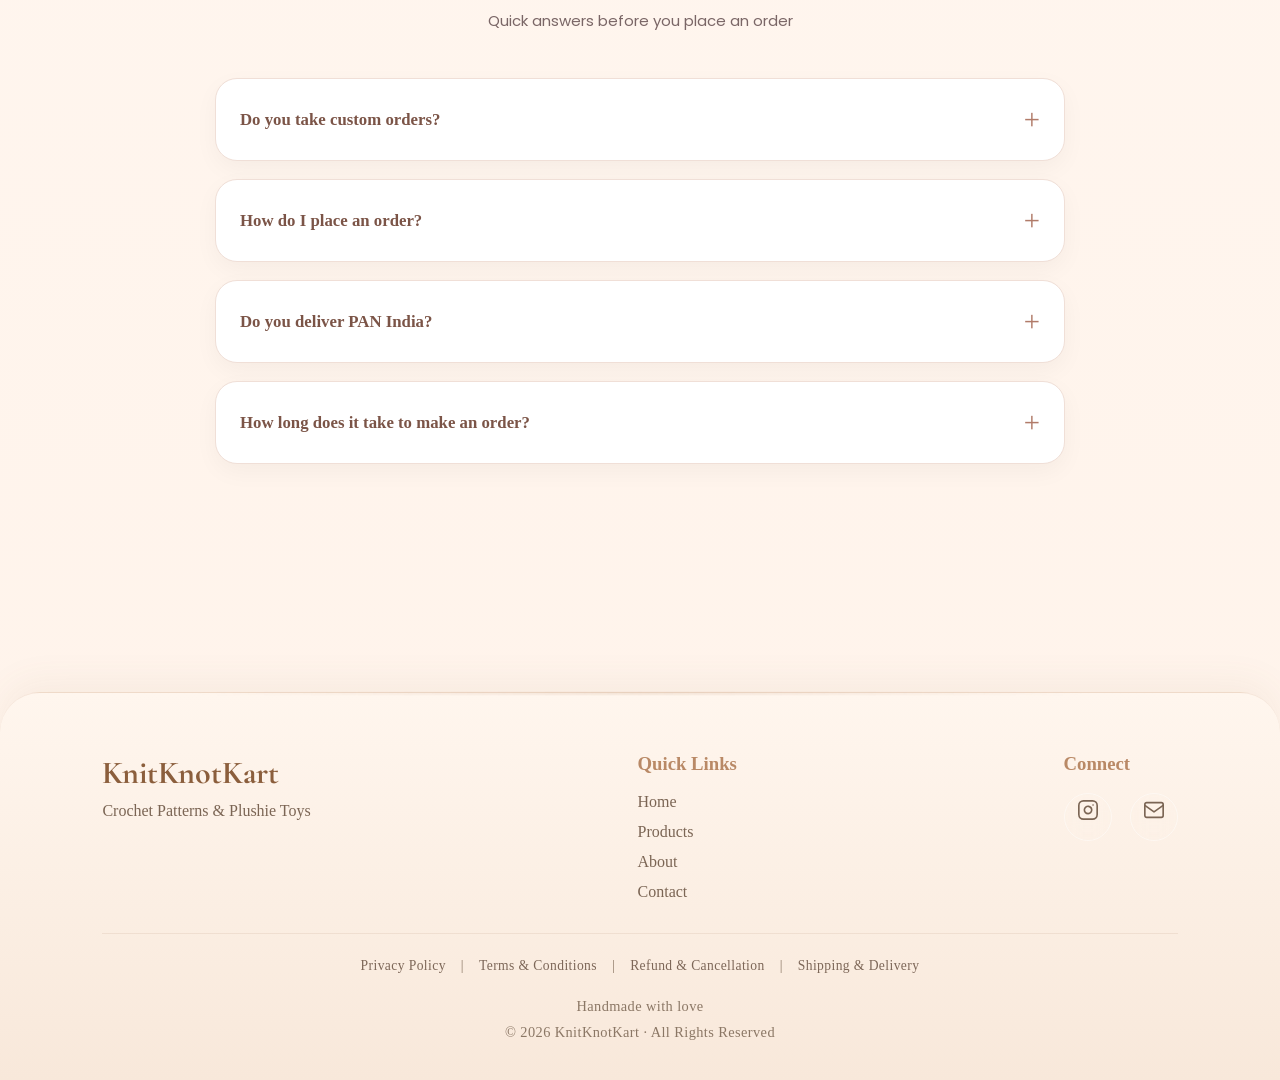
<file: contact.html>
<!DOCTYPE html>
<html lang="en">

<head>
    <meta charset="UTF-8">
    <meta name="viewport" content="width=device-width, initial-scale=1.0">
    <title>Contact - KnitKnotKart</title>
    <link rel="icon" href="fav_icon.png">
    <link rel="stylesheet" href="style.css">
    <link rel="preconnect" href="https://fonts.googleapis.com">
    <link rel="preconnect" href="https://fonts.gstatic.com" crossorigin>

    <link
        href="https://fonts.googleapis.com/css2?family=Cormorant+Garamond:wght@500;600;700&family=Poppins:wght@300;400;500;600&display=swap"
        rel="stylesheet">

</head>

<body>
    <nav>
        <div class="banner"> <img src="nav.png">

            <div class="brand">
                
                <div class="text">
                    <h2>Knitknotkart</h2>
                    <p>Crochet Patterns & Plushie Toys</p>
                </div>

                
                <div class="nav-right-content">

                 
                    <div class="nav-links">
                        <a href="index.html">Home</a>
                        <a href="About.html">About</a>
                        <a href="products.html">Products</a>
                        <a href="contact.html">Contact</a>
                    </div>

                   
                    <a href="#" id="authLink" class="auth-link" style="text-decoration: none;">
                        <div class="auth-nav-container">
                            <svg xmlns="http://www.w3.org/2000/svg" width="22" height="22" viewBox="0 0 24 24"
                                fill="none" stroke="currentColor" stroke-width="2" stroke-linecap="round"
                                stroke-linejoin="round" class="lucide lucide-user">
                                <path d="M19 21v-2a4 4 0 0 0-4-4H9a4 4 0 0 0-4 4v2" />
                                <circle cx="12" cy="7" r="4" />
                            </svg>
                            <span id="authText" class="auth-text">Login</span>
                        </div>
                    </a>

                   
                    <a href="cart.html" class="cart-link" style="text-decoration: none;">
                        <div class="cart-nav-container">
                            <svg xmlns="http://www.w3.org/2000/svg" width="22" height="22" viewBox="0 0 24 24"
                                fill="none" stroke="currentColor" stroke-width="2" stroke-linecap="round"
                                stroke-linejoin="round" class="lucide lucide-shopping-cart">
                                <circle cx="8" cy="21" r="1" />
                                <circle cx="19" cy="21" r="1" />
                                <path
                                    d="M2.05 2.05h2l2.66 12.42a2 2 0 0 0 2 1.58h9.78a2 2 0 0 0 1.95-1.57l1.65-7.43H5.12" />
                            </svg>
                            <span class="cart-count">0</span>
                        </div>
                    </a>

                    
                    <div class="menu-icon">
                        <svg xmlns="http://www.w3.org/2000/svg" width="24" height="24" viewBox="0 0 24 24" fill="none"
                            stroke="currentColor" stroke-width="2" stroke-linecap="round" stroke-linejoin="round"
                            class="lucide lucide-menu-icon lucide-menu">
                            <path d="M4 5h16" />
                            <path d="M4 12h16" />
                            <path d="M4 19h16" />
                        </svg>
                    </div>

                </div>

                
                <div class="mobile-menu">
                    <a href="index.html">Home</a>
                    <a href="About.html">About</a>
                    <a href="products.html">Products</a>
                    <a href="contact.html">Contact</a>
                </div>
            </div>
        </div>
    </nav>

    <div id="authModal" class="modal-overlay">
        <div class="modal-container">
            <button class="close-modal-btn" onclick="closeLoginModal()">&times;</button>

            <div class="modal-header">
                <h2 id="modalTitle">Welcome Back</h2>
                <p id="modalSubtitle">Login on Knitknotkart</p>
            </div>

            <form id="authForm" onsubmit="handleAuthSubmit(event)">
                <div class="input-group" id="nameInputGroup" style="display: none;">
                    <label for="authName">Full Name</label>
                    <input type="text" id="authName" placeholder="Enter your full name">
                </div>

                <div class="input-group">
                    <label for="authEmail">Email Address</label>
                    <input type="email" id="authEmail" required placeholder="example@gmail.com">
                </div>

                <div class="input-group">
                    <label for="authPassword">Password</label>
                    <input type="password" id="authPassword" required placeholder="••••••••">
                </div>

                <button type="submit" id="authSubmitBtn" class="auth-submit-btn">Login</button>
            </form>

            <div class="modal-footer">
                <p id="toggleAuthText">No account? <a href="#" onclick="toggleAuthMode(event)">Sign Up</a>
                </p>
            </div>
        </div>
    </div>


    <section class="quick-contact-section">
        <div class="section-heading">
            <h2>Quick Contact</h2>
            <p>Reach us easily for orders, custom requests & collaborations</p>
        </div>

        <div class="quick-contact">
            <div class="contact-card">
                <h3>Instagram</h3>
                <p>DM us for orders & quick replies</p>
                <a href="https://ig.me/m/knitknotkart">@knitknotkart</a>
            </div>

            <div class="contact-card">
                <h3>Email</h3>
                <p>Custom orders & Inquiries</p>
                <a href="mailto:knitknotkart@gmail.com?subject=KnitKnotKart%20Inquiry" target="_blank">knitknotkart@gmail.com</a>
            </div>

            <div class="contact-card">
                <h3>Customer Support</h3>
                <p>Call / WhatsApp Support & Operational Address</p>
                <a href="tel:+918080859840" style="display: block; margin-bottom: 5px;">+91 8080859840</a>
                <p style="font-size: 0.9rem; color: #a67b5b; margin: 0;">Near D.A.V College, Ausanganj, Varanasi, Uttar Pradesh - 221001</p>
            </div>
        </div>
    </section>

    <section class="contact-form-section">
        <div class="section-heading">
            <h2>Send Us a Message</h2>
            <p>Have an idea, custom order or question? We'd love to hear from you.</p>
        </div>

        <form action="https://api.web3forms.com/submit" method="POST" class="contact-form">
            <input type="hidden" name="access_key" value="3df5813a-68da-43e6-a9d9-ee767089338d">
            <input type="hidden" name="subject" value="New KnitKnotKart Contact Message">
            <input type="checkbox" name="botcheck" style="display:none">

            <input type="text" name="name" placeholder="Your Name" required>
            <input type="email" name="email" placeholder="Your Email" required>
            <textarea name="message" placeholder="Tell us about your order or idea..." required></textarea>

            <button type="submit">Send Message</button>
        </form>
    </section>

    <section class="faq-section">
        <div class="section-heading">
            <h2>Frequently Asked Questions</h2>
            <p>Quick answers before you place an order</p>
        </div>

        <div class="faq-list">
            <div class="faq-item">
                <div class="faq-question">
                    <h4>Do you take custom orders?</h4>
                    <span>+</span>
                </div>
                <div class="faq-answer">
                    <p>Yes. We love creating customized crochet pieces based on your ideas and preferences.</p>
                </div>
            </div>

            <div class="faq-item">
                <div class="faq-question">
                    <h4>How do I place an order?</h4>
                    <span>+</span>
                </div>
                <div class="faq-answer">
                    <p>Firstly, login yourself on the website [Sign in case of new account] then open any product and click on order button. And proceed further. </p>
                </div>
            </div>

            <div class="faq-item">
                <div class="faq-question">
                    <h4>Do you deliver PAN India?</h4>
                    <span>+</span>
                </div>
                <div class="faq-answer">
                    <p>Yes. We deliver across PAN India. Delivery time may vary depending on your location and order type.</p>
                </div>
            </div>

            <div class="faq-item">
                <div class="faq-question">
                    <h4>How long does it take to make an order?</h4>
                    <span>+</span>
                </div>
                <div class="faq-answer">
                    <p>Handmade crochet takes time and care. Timelines depend on product complexity and customization.</p>
                </div>
            </div>
        </div>
    </section>

    <footer class="footer">
        <div class="footer-content">
            <div class="footer-brand">
                <h2>KnitKnotKart</h2>
                <p>Crochet Patterns & Plushie Toys</p>
            </div>

            <div class="footer-links">
                <h3>Quick Links</h3>
                <a href="index.html">Home</a>
                <a href="products.html">Products</a>
                <a href="About.html">About</a>
                <a href="contact.html">Contact</a>
            </div>

            <div class="footer-connect">
                <h3>Connect</h3>
                <div class="social-icons">
                    <a href="https://www.instagram.com/knitknotkart/" class="social-icon">
                        <svg xmlns="http://www.w3.org/2000/svg" width="24" height="24" viewBox="0 0 24 24" fill="none"
                            stroke="currentColor" stroke-width="1.8" stroke-linecap="round" stroke-linejoin="round">
                            <rect x="2" y="2" width="20" height="20" rx="5" />
                            <path d="M16 11.37A4 4 0 1 1 12.63 8 4 4 0 0 1 16 11.37z" />
                            <line x1="17.5" y1="6.5" x2="17.51" y2="6.5" />
                        </svg>
                    </a>

                    <a href="mailto:knitknotkart@gmail.com?subject=KnitKnotKart%20Inquiry" target="_blank" class="social-icon">
                        <svg xmlns="http://www.w3.org/2000/svg" width="24" height="24" viewBox="0 0 24 24" fill="none"
                            stroke="currentColor" stroke-width="1.8" stroke-linecap="round" stroke-linejoin="round">
                            <rect x="2" y="4" width="20" height="16" rx="2" />
                            <path d="M22 7l-10 7L2 7" />
                        </svg>
                    </a>
                </div>
            </div>
        </div>

        <div class="footer-bottom" style="border-top: 1px solid rgba(139, 94, 60, 0.1); padding-top: 20px; margin-top: 20px;">
            <div class="legal-links" style="margin-bottom: 15px; display: flex; justify-content: center; gap: 15px; flex-wrap: wrap; font-size: 0.85rem;">
                <a href="privacy.html" style="color: #7d6758; text-decoration: none; transition: 0.3s;">Privacy Policy</a> | 
                <a href="terms.html" style="color: #7d6758; text-decoration: none; transition: 0.3s;">Terms & Conditions</a> | 
                <a href="refund.html" style="color: #7d6758; text-decoration: none; transition: 0.3s;">Refund & Cancellation</a> | 
                <a href="shipping.html" style="color: #7d6758; text-decoration: none; transition: 0.3s;">Shipping & Delivery</a>
            </div>
            Handmade with love
            <br>
            © 2026 KnitKnotKart · All Rights Reserved
        </div>
    </footer>

    <script src="script.js"></script>
    <script src="contact.js"></script>
    <script src="product.js"></script>
</body>
</html>
</file>
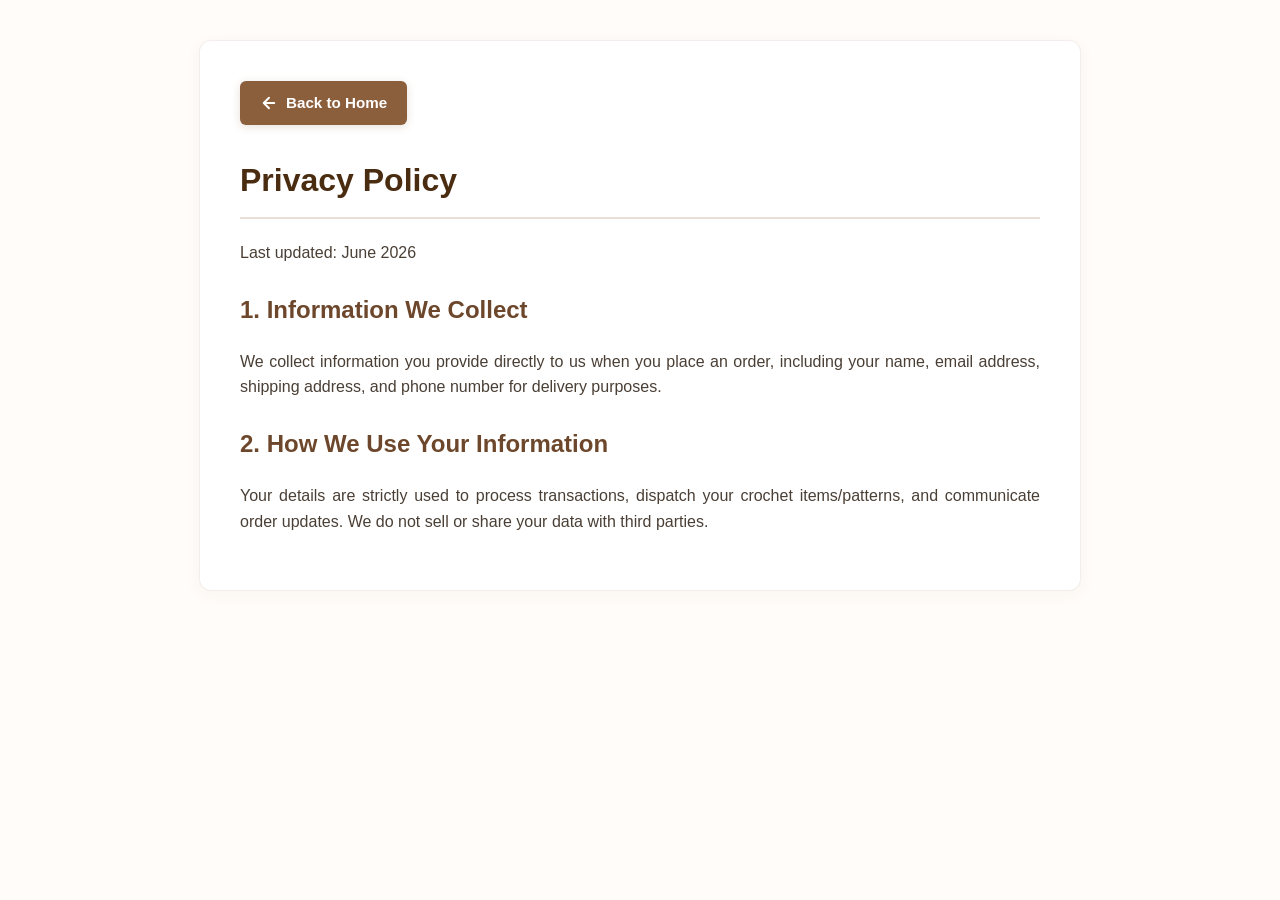
<file: privacy.html>
<!DOCTYPE html>
<html lang="en">
<head>
    <meta charset="UTF-8">
    <meta name="viewport" content="width=device-width, initial-scale=1.0">
    <title>Privacy Policy - KnitKnotKart</title>
     <link rel="icon" href="fav_icon.png">
    <style>
        body {
            font-family: 'Segoe UI', Tahoma, Geneva, Verdana, sans-serif;
            line-height: 1.6;
            color: #4a3f35;
            background-color: #fffcf9;
            margin: 0;
            padding: 40px 20px;
        }
        .legal-container {
            max-width: 800px;
            margin: 0 auto;
            background: #ffffff;
            padding: 40px;
            border-radius: 12px;
            box-shadow: 0 4px 15px rgba(139, 94, 60, 0.05);
            border: 1px solid rgba(139, 94, 60, 0.1);
        }
        /* 🔥 BINDASS VISIBLE BACK BUTTON */
        .back-home-btn {
            display: inline-flex;
            align-items: center;
            gap: 8px;
            text-decoration: none;
            color: #ffffff;
            background-color: #8b5e3c; /* Apni theme ka primary color */
            padding: 10px 20px;
            border-radius: 6px;
            font-weight: 600;
            font-size: 0.95rem;
            margin-bottom: 30px;
            transition: all 0.3s ease;
            box-shadow: 0 2px 8px rgba(139, 94, 60, 0.2);
        }
        .back-home-btn:hover {
            background-color: #6d472b;
            transform: translateY(-2px);
        }
        h1 {
            color: #4a2c11;
            border-bottom: 2px solid rgba(139, 94, 60, 0.2);
            padding-bottom: 10px;
            margin-top: 0;
        }
        h2 {
            color: #6d472b;
            margin-top: 25px;
        }
        p {
            margin-bottom: 15px;
            text-align: justify;
        }
    </style>
</head>
<body>

    <div class="legal-container">
        
      
        <a href="index.html" class="back-home-btn">
            <svg xmlns="http://www.w3.org/2000/svg" width="18" height="18" viewBox="0 0 24 24" fill="none" stroke="currentColor" stroke-width="2.5" stroke-linecap="round" stroke-linejoin="round">
                <path d="m12 19-7-7 7-7"/>
                <path d="M19 12H5"/>
            </svg>
            Back to Home
        </a>

       
        <h1>Privacy Policy</h1>
        <p>Last updated: June 2026</p>
        
        <h2>1. Information We Collect</h2>
        <p>We collect information you provide directly to us when you place an order, including your name, email address, shipping address, and phone number for delivery purposes.</p>

        <h2>2. How We Use Your Information</h2>
        <p>Your details are strictly used to process transactions, dispatch your crochet items/patterns, and communicate order updates. We do not sell or share your data with third parties.</p>
        
       

    </div>

</body>
</html>
</file>
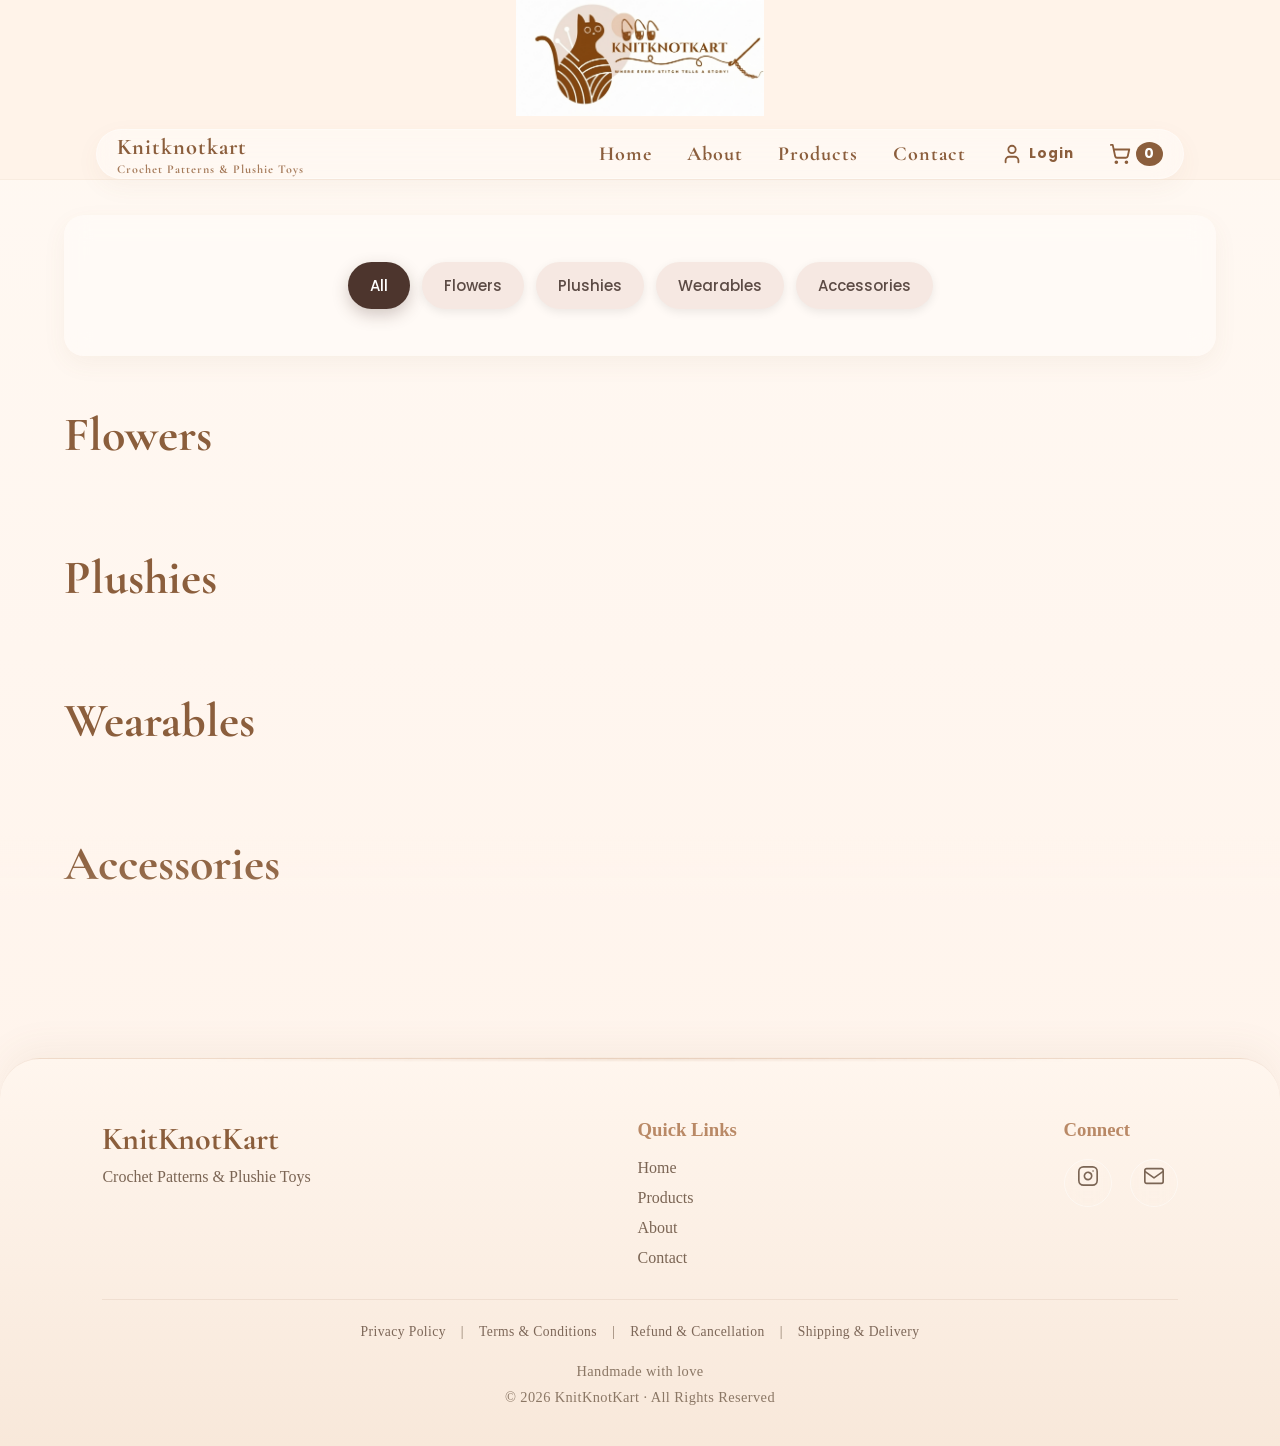
<file: products.html>
<!DOCTYPE html>
<html lang="en">

<head>
    <meta charset="UTF-8">
    <meta name="viewport" content="width=device-width, initial-scale=1.0">
    <title>Products - KnitKnotKart</title>
    <link rel="icon" href="fav_icon.png">
    <link rel="stylesheet" href="style.css">
    <link rel="preconnect" href="https://fonts.googleapis.com">
    <link rel="preconnect" href="https://fonts.gstatic.com" crossorigin>

    <link
        href="https://fonts.googleapis.com/css2?family=Cormorant+Garamond:wght@500;600;700&family=Poppins:wght@300;400;500;600&display=swap"
        rel="stylesheet">

</head>

<body>
    <nav>
        <div class="banner"> <img src="nav.png">

            <div class="brand">

                <div class="text">
                    <h2>Knitknotkart</h2>
                    <p>Crochet Patterns & Plushie Toys</p>
                </div>


                <div class="nav-right-content">


                    <div class="nav-links">
                        <a href="index.html">Home</a>
                        <a href="About.html">About</a>
                        <a href="products.html">Products</a>
                        <a href="contact.html">Contact</a>
                    </div>


                    <a href="#" id="authLink" class="auth-link" style="text-decoration: none;">
                        <div class="auth-nav-container">
                            <svg xmlns="http://www.w3.org/2000/svg" width="22" height="22" viewBox="0 0 24 24"
                                fill="none" stroke="currentColor" stroke-width="2" stroke-linecap="round"
                                stroke-linejoin="round" class="lucide lucide-user">
                                <path d="M19 21v-2a4 4 0 0 0-4-4H9a4 4 0 0 0-4 4v2" />
                                <circle cx="12" cy="7" r="4" />
                            </svg>
                            <span id="authText" class="auth-text">Login</span>
                        </div>
                    </a>


                    <a href="cart.html" class="cart-link" style="text-decoration: none;">
                        <div class="cart-nav-container">
                            <svg xmlns="http://www.w3.org/2000/svg" width="22" height="22" viewBox="0 0 24 24"
                                fill="none" stroke="currentColor" stroke-width="2" stroke-linecap="round"
                                stroke-linejoin="round" class="lucide lucide-shopping-cart">
                                <circle cx="8" cy="21" r="1" />
                                <circle cx="19" cy="21" r="1" />
                                <path
                                    d="M2.05 2.05h2l2.66 12.42a2 2 0 0 0 2 1.58h9.78a2 2 0 0 0 1.95-1.57l1.65-7.43H5.12" />
                            </svg>
                            <span class="cart-count">0</span>
                        </div>
                    </a>


                    <div class="menu-icon">
                        <svg xmlns="http://www.w3.org/2000/svg" width="24" height="24" viewBox="0 0 24 24" fill="none"
                            stroke="currentColor" stroke-width="2" stroke-linecap="round" stroke-linejoin="round"
                            class="lucide lucide-menu-icon lucide-menu">
                            <path d="M4 5h16" />
                            <path d="M4 12h16" />
                            <path d="M4 19h16" />
                        </svg>
                    </div>

                </div>


                <div class="mobile-menu">
                    <a href="index.html">Home</a>
                    <a href="About.html">About</a>
                    <a href="products.html">Products</a>
                    <a href="contact.html">Contact</a>
                </div>
            </div>
        </div>

    </nav>

    <div id="authModal" class="modal-overlay">
        <div class="modal-container">
            <button class="close-modal-btn" onclick="closeLoginModal()">&times;</button>

            <div class="modal-header">
                <h2 id="modalTitle">Welcome Back</h2>
                <p id="modalSubtitle">Login on Knitknotkart</p>
            </div>

            <form id="authForm" onsubmit="handleAuthSubmit(event)">
                <div class="input-group" id="nameInputGroup" style="display: none;">
                    <label for="authName">Full Name</label>
                    <input type="text" id="authName" placeholder="Enter your full name">
                </div>

                <div class="input-group">
                    <label for="authEmail">Email Address</label>
                    <input type="email" id="authEmail" required placeholder="example@gmail.com">
                </div>

                <div class="input-group">
                    <label for="authPassword">Password</label>
                    <input type="password" id="authPassword" required placeholder="••••••••">
                </div>

                <button type="submit" id="authSubmitBtn" class="auth-submit-btn">Login</button>
            </form>

            <div class="modal-footer">
                <p id="toggleAuthText">No account? <a href="#" onclick="toggleAuthMode(event)">Sign Up</a>
                </p>
            </div>
        </div>
    </div>


    <section class="products-filter">

        <div class="filter-bar">
            <button class="filter-btn active" data-filter="all">
                All
            </button>
            <button class="filter-btn" data-filter="Flowers">
                Flowers
            </button>

            <button class="filter-btn" data-filter="Plushies">
                Plushies
            </button>

            <button class="filter-btn" data-filter="Wearables">
                Wearables
            </button>

            <button class="filter-btn" data-filter="Accessories">
                Accessories
            </button>

        </div>


    </section>


    <!-- FLOWERS -->

    <section class="category-section" data-category="Flowers">

        <h2 class="category-title">Flowers</h2>

        <div class="products-grid">
        </div>

    </section>




    <!-- PLUSHIES -->

    <section class="category-section" data-category="Plushies">

        <h2 class="category-title">
            Plushies
        </h2>

        <div class="products-grid">
        </div>
    </section>



    <!-- WEARABLES -->

    <section class="category-section" data-category="Wearables">

        <h2 class="category-title">
            Wearables
        </h2>

        <div class="products-grid">
        </div>
    </section>


    <!-- ACCESSORIES -->

    <section class="category-section" data-category="Accessories">

        <h2 class="category-title">
            Accessories
        </h2>

        <div class="products-grid">
        </div>
    </section>

    <footer class="footer">
        <div class="footer-content">
            <div class="footer-brand">
                <h2>KnitKnotKart</h2>
                <p>Crochet Patterns & Plushie Toys</p>
            </div>

            <div class="footer-links">
                <h3>Quick Links</h3>
                <a href="index.html">Home</a>
                <a href="products.html">Products</a>
                <a href="About.html">About</a>
                <a href="contact.html">Contact</a>
            </div>

            <div class="footer-connect">
                <h3>Connect</h3>
                <div class="social-icons">
                    <a href="https://www.instagram.com/knitknotkart/" class="social-icon">
                        <svg xmlns="http://www.w3.org/2000/svg" width="24" height="24" viewBox="0 0 24 24" fill="none"
                            stroke="currentColor" stroke-width="1.8" stroke-linecap="round" stroke-linejoin="round">
                            <rect x="2" y="2" width="20" height="20" rx="5" />
                            <path d="M16 11.37A4 4 0 1 1 12.63 8 4 4 0 0 1 16 11.37z" />
                            <line x1="17.5" y1="6.5" x2="17.51" y2="6.5" />
                        </svg>
                    </a>

                    <a href="mailto:knitknotkart@gmail.com?subject=KnitKnotKart%20Inquiry" target="_blank"
                        class="social-icon">
                        <svg xmlns="http://www.w3.org/2000/svg" width="24" height="24" viewBox="0 0 24 24" fill="none"
                            stroke="currentColor" stroke-width="1.8" stroke-linecap="round" stroke-linejoin="round">
                            <rect x="2" y="4" width="20" height="16" rx="2" />
                            <path d="M22 7l-10 7L2 7" />
                        </svg>
                    </a>
                </div>
            </div>
        </div>

        <div class="footer-bottom"
            style="border-top: 1px solid rgba(139, 94, 60, 0.1); padding-top: 20px; margin-top: 20px;">
            <div class="legal-links"
                style="margin-bottom: 15px; display: flex; justify-content: center; gap: 15px; flex-wrap: wrap; font-size: 0.85rem;">
                <a href="privacy.html" style="color: #7d6758; text-decoration: none; transition: 0.3s;">Privacy
                    Policy</a> |
                <a href="terms.html" style="color: #7d6758; text-decoration: none; transition: 0.3s;">Terms &
                    Conditions</a> |
                <a href="refund.html" style="color: #7d6758; text-decoration: none; transition: 0.3s;">Refund &
                    Cancellation</a> |
                <a href="shipping.html" style="color: #7d6758; text-decoration: none; transition: 0.3s;">Shipping &
                    Delivery</a>
            </div>
            Handmade with love
            <br>
            © 2026 KnitKnotKart · All Rights Reserved
        </div>
    </footer>

    <!-- product pop-up -->
    <div class="product-popup">

        <div class="popup-content">

            <span class="close-product">
                ✕
            </span>

            <div class="popup-image-area">

                <img id="popup-img">

                <div class="popup-gallery"></div>

            </div>

            <div class="popup-details">

                <h2 id="popup-title"></h2>

                <p id="popup-price"></p>

                <p id="popup-desc"></p>

                <div class="popup-buttons">

                    <button id="cart-btn">
                        Add to Cart
                    </button>

                    <button id="order-btn">
                        Order Now
                    </button>

                </div>
            </div>

        </div>

    </div>

    <script src="script.js"></script>
    <script src="product.js"></script>
</body>

</html>
</file>
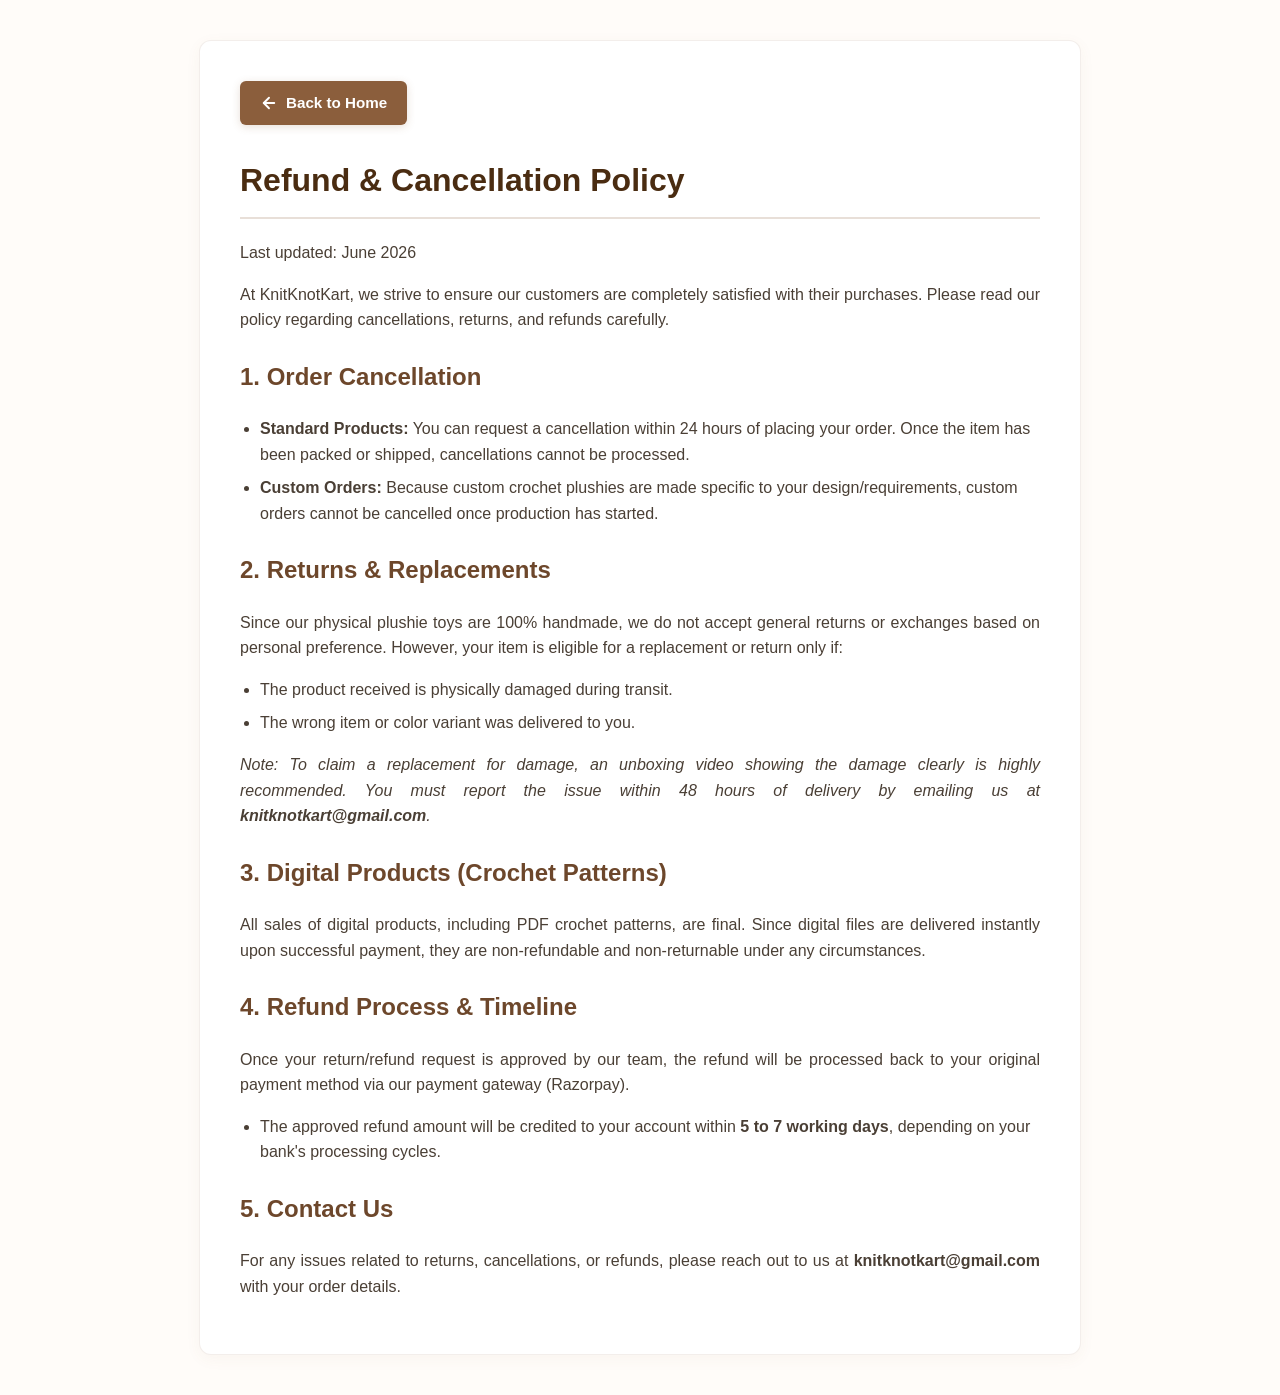
<file: refund.html>
<!DOCTYPE html>
<html lang="en">

<head>
    <meta charset="UTF-8">
    <meta name="viewport" content="width=device-width, initial-scale=1.0">
    <title>Refund & Cancellation - KnitKnotKart</title>
    <link rel="icon" href="fav_icon.png">
    <style>
        body {
            font-family: 'Segoe UI', Tahoma, Geneva, Verdana, sans-serif;
            line-height: 1.6;
            color: #4a3f35;
            background-color: #fffcf9;
            margin: 0;
            padding: 40px 20px;
        }

        .legal-container {
            max-width: 800px;
            margin: 0 auto;
            background: #ffffff;
            padding: 40px;
            border-radius: 12px;
            box-shadow: 0 4px 15px rgba(139, 94, 60, 0.05);
            border: 1px solid rgba(139, 94, 60, 0.1);
        }

        .back-home-btn {
            display: inline-flex;
            align-items: center;
            gap: 8px;
            text-decoration: none;
            color: #ffffff;
            background-color: #8b5e3c;
            padding: 10px 20px;
            border-radius: 6px;
            font-weight: 600;
            font-size: 0.95rem;
            margin-bottom: 30px;
            transition: all 0.3s ease;
            box-shadow: 0 2px 8px rgba(139, 94, 60, 0.2);
        }

        .back-home-btn:hover {
            background-color: #6d472b;
            transform: translateY(-2px);
        }

        h1 {
            color: #4a2c11;
            border-bottom: 2px solid rgba(139, 94, 60, 0.2);
            padding-bottom: 10px;
            margin-top: 0;
        }

        h2 {
            color: #6d472b;
            margin-top: 25px;
        }

        p {
            margin-bottom: 15px;
            text-align: justify;
        }

        ul {
            margin-bottom: 15px;
            padding-left: 20px;
        }

        li {
            margin-bottom: 8px;
        }
    </style>
</head>

<body>

    <div class="legal-container">

        <!-- 🔥 Back to Home Button -->
        <a href="index.html" class="back-home-btn">
            <svg xmlns="http://www.w3.org/2000/svg" width="18" height="18" viewBox="0 0 24 24" fill="none"
                stroke="currentColor" stroke-width="2.5" stroke-linecap="round" stroke-linejoin="round">
                <path d="m12 19-7-7 7-7" />
                <path d="M19 12H5" />
            </svg>
            Back to Home
        </a>

        <!-- PAGE CONTENT STARTS HERE -->
        <h1>Refund & Cancellation Policy</h1>
        <p>Last updated: June 2026</p>

        <p>At KnitKnotKart, we strive to ensure our customers are completely satisfied with their purchases. Please read
            our policy regarding cancellations, returns, and refunds carefully.</p>

        <h2>1. Order Cancellation</h2>
        <ul>
            <li><strong>Standard Products:</strong> You can request a cancellation within 24 hours of placing your
                order. Once the item has been packed or shipped, cancellations cannot be processed.</li>
            <li><strong>Custom Orders:</strong> Because custom crochet plushies are made specific to your
                design/requirements, custom orders cannot be cancelled once production has started.</li>
        </ul>

        <h2>2. Returns & Replacements</h2>
        <p>Since our physical plushie toys are 100% handmade, we do not accept general returns or exchanges based on
            personal preference. However, your item is eligible for a replacement or return only if:</p>
        <ul>
            <li>The product received is physically damaged during transit.</li>
            <li>The wrong item or color variant was delivered to you.</li>
        </ul>
        <p><em>Note: To claim a replacement for damage, an unboxing video showing the damage clearly is highly
                recommended. You must report the issue within 48 hours of delivery by emailing us at
                <strong>knitknotkart@gmail.com</strong>.</em></p>

        <h2>3. Digital Products (Crochet Patterns)</h2>
        <p>All sales of digital products, including PDF crochet patterns, are final. Since digital files are delivered
            instantly upon successful payment, they are non-refundable and non-returnable under any circumstances.</p>

        <h2>4. Refund Process & Timeline</h2>
        <p>Once your return/refund request is approved by our team, the refund will be processed back to your original
            payment method via our payment gateway (Razorpay). </p>
        <ul>
            <li>The approved refund amount will be credited to your account within <strong>5 to 7 working days</strong>,
                depending on your bank's processing cycles.</li>
        </ul>

        <h2>5. Contact Us</h2>
        <p>For any issues related to returns, cancellations, or refunds, please reach out to us at
            <strong>knitknotkart@gmail.com</strong> with your order details.
        </p>

    </div>

</body>

</html>
</file>
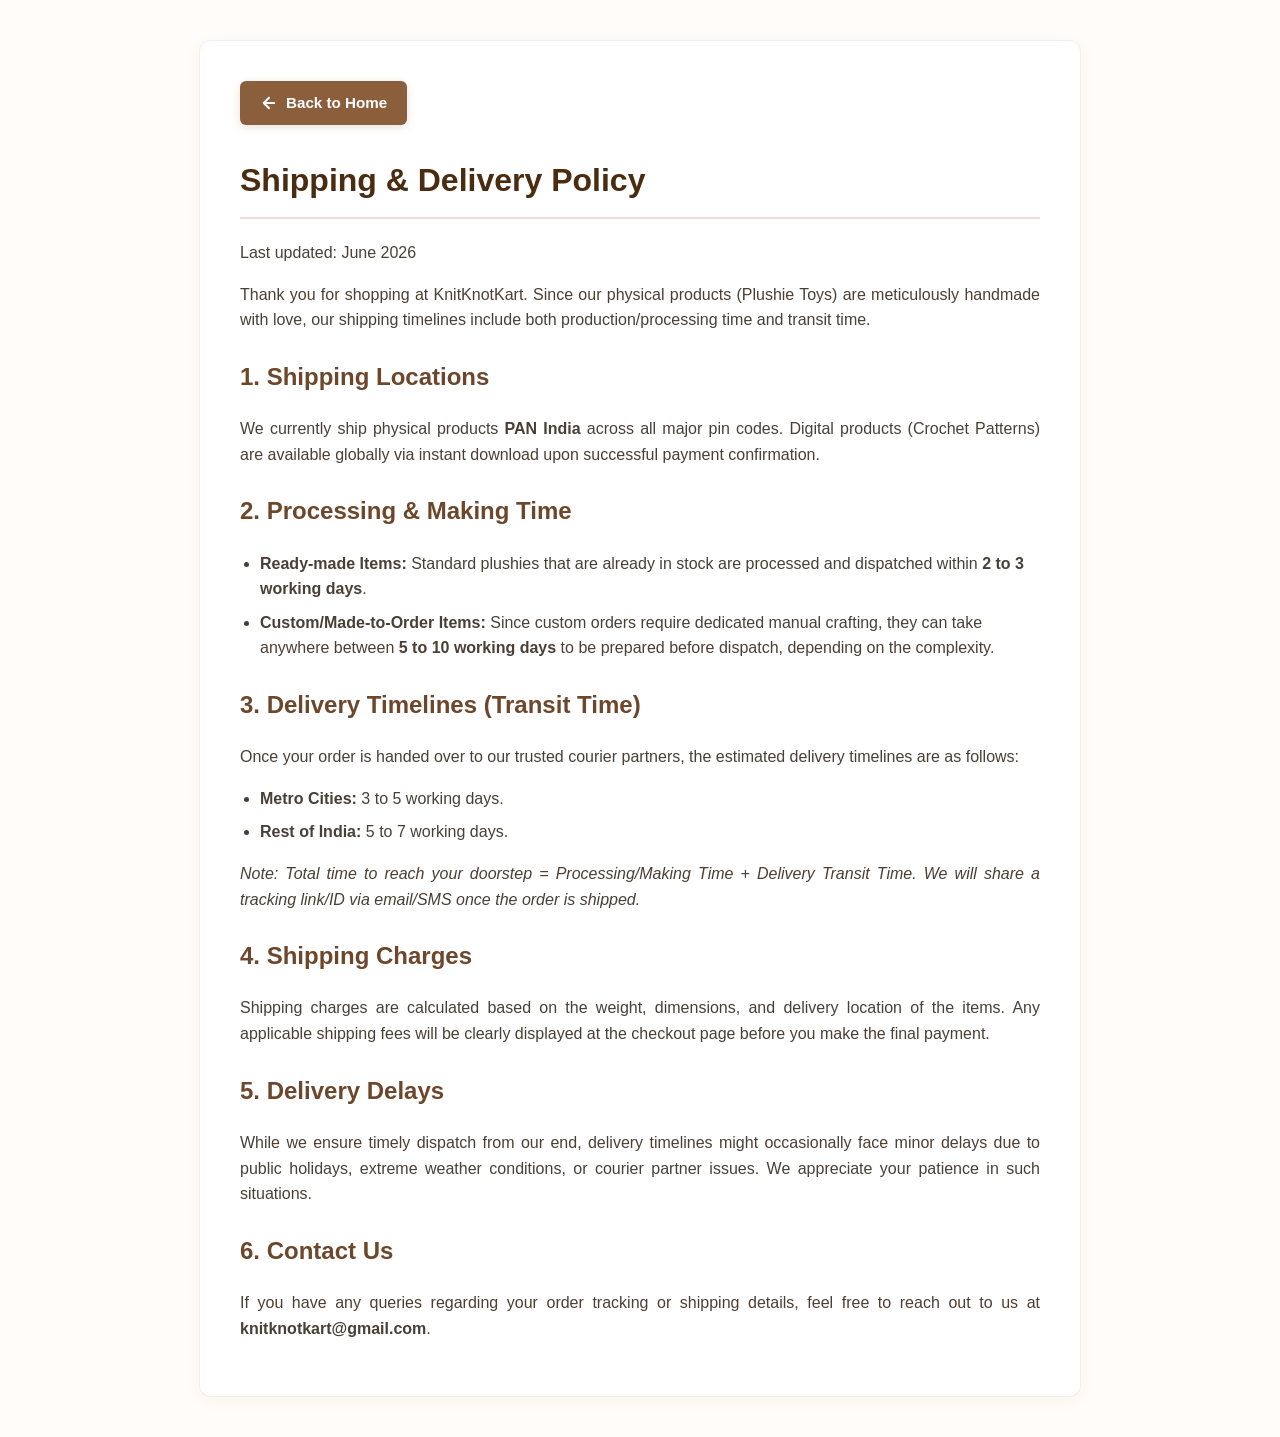
<file: shipping.html>
<!DOCTYPE html>
<html lang="en">

<head>
    <meta charset="UTF-8">
    <meta name="viewport" content="width=device-width, initial-scale=1.0">
    <title>Shipping & Delivery - KnitKnotKart</title>
     <link rel="icon" href="fav_icon.png">
    <style>
        body {
            font-family: 'Segoe UI', Tahoma, Geneva, Verdana, sans-serif;
            line-height: 1.6;
            color: #4a3f35;
            background-color: #fffcf9;
            margin: 0;
            padding: 40px 20px;
        }

        .legal-container {
            max-width: 800px;
            margin: 0 auto;
            background: #ffffff;
            padding: 40px;
            border-radius: 12px;
            box-shadow: 0 4px 15px rgba(139, 94, 60, 0.05);
            border: 1px solid rgba(139, 94, 60, 0.1);
        }

        .back-home-btn {
            display: inline-flex;
            align-items: center;
            gap: 8px;
            text-decoration: none;
            color: #ffffff;
            background-color: #8b5e3c;
            padding: 10px 20px;
            border-radius: 6px;
            font-weight: 600;
            font-size: 0.95rem;
            margin-bottom: 30px;
            transition: all 0.3s ease;
            box-shadow: 0 2px 8px rgba(139, 94, 60, 0.2);
        }

        .back-home-btn:hover {
            background-color: #6d472b;
            transform: translateY(-2px);
        }

        h1 {
            color: #4a2c11;
            border-bottom: 2px solid rgba(139, 94, 60, 0.2);
            padding-bottom: 10px;
            margin-top: 0;
        }

        h2 {
            color: #6d472b;
            margin-top: 25px;
        }

        p {
            margin-bottom: 15px;
            text-align: justify;
        }

        ul {
            margin-bottom: 15px;
            padding-left: 20px;
        }

        li {
            margin-bottom: 8px;
        }
    </style>
</head>

<body>

    <div class="legal-container">

        <!-- 🔥 Back to Home Button -->
        <a href="index.html" class="back-home-btn">
            <svg xmlns="http://www.w3.org/2000/svg" width="18" height="18" viewBox="0 0 24 24" fill="none"
                stroke="currentColor" stroke-width="2.5" stroke-linecap="round" stroke-linejoin="round">
                <path d="m12 19-7-7 7-7" />
                <path d="M19 12H5" />
            </svg>
            Back to Home
        </a>

        <h1>Shipping & Delivery Policy</h1>
        <p>Last updated: June 2026</p>

        <p>Thank you for shopping at KnitKnotKart. Since our physical products (Plushie Toys) are meticulously handmade
            with love, our shipping timelines include both production/processing time and transit time.</p>

        <h2>1. Shipping Locations</h2>
        <p>We currently ship physical products <strong>PAN India</strong> across all major pin codes. Digital products
            (Crochet Patterns) are available globally via instant download upon successful payment confirmation.</p>

        <h2>2. Processing & Making Time</h2>
        <ul>
            <li><strong>Ready-made Items:</strong> Standard plushies that are already in stock are processed and
                dispatched within <strong>2 to 3 working days</strong>.</li>
            <li><strong>Custom/Made-to-Order Items:</strong> Since custom orders require dedicated manual crafting, they
                can take anywhere between <strong>5 to 10 working days</strong> to be prepared before dispatch,
                depending on the complexity.</li>
        </ul>

        <h2>3. Delivery Timelines (Transit Time)</h2>
        <p>Once your order is handed over to our trusted courier partners, the estimated delivery timelines are as
            follows:</p>
        <ul>
            <li><strong>Metro Cities:</strong> 3 to 5 working days.</li>
            <li><strong>Rest of India:</strong> 5 to 7 working days.</li>
        </ul>
        <p><em>Note: Total time to reach your doorstep = Processing/Making Time + Delivery Transit Time. We will share a
                tracking link/ID via email/SMS once the order is shipped.</em></p>

        <h2>4. Shipping Charges</h2>
        <p>Shipping charges are calculated based on the weight, dimensions, and delivery location of the items. Any
            applicable shipping fees will be clearly displayed at the checkout page before you make the final payment.
        </p>

        <h2>5. Delivery Delays</h2>
        <p>While we ensure timely dispatch from our end, delivery timelines might occasionally face minor delays due to
            public holidays, extreme weather conditions, or courier partner issues. We appreciate your patience in such
            situations.</p>

        <h2>6. Contact Us</h2>
        <p>If you have any queries regarding your order tracking or shipping details, feel free to reach out to us at
            <strong>knitknotkart@gmail.com</strong>.</p>

    </div>

</body>

</html>
</file>
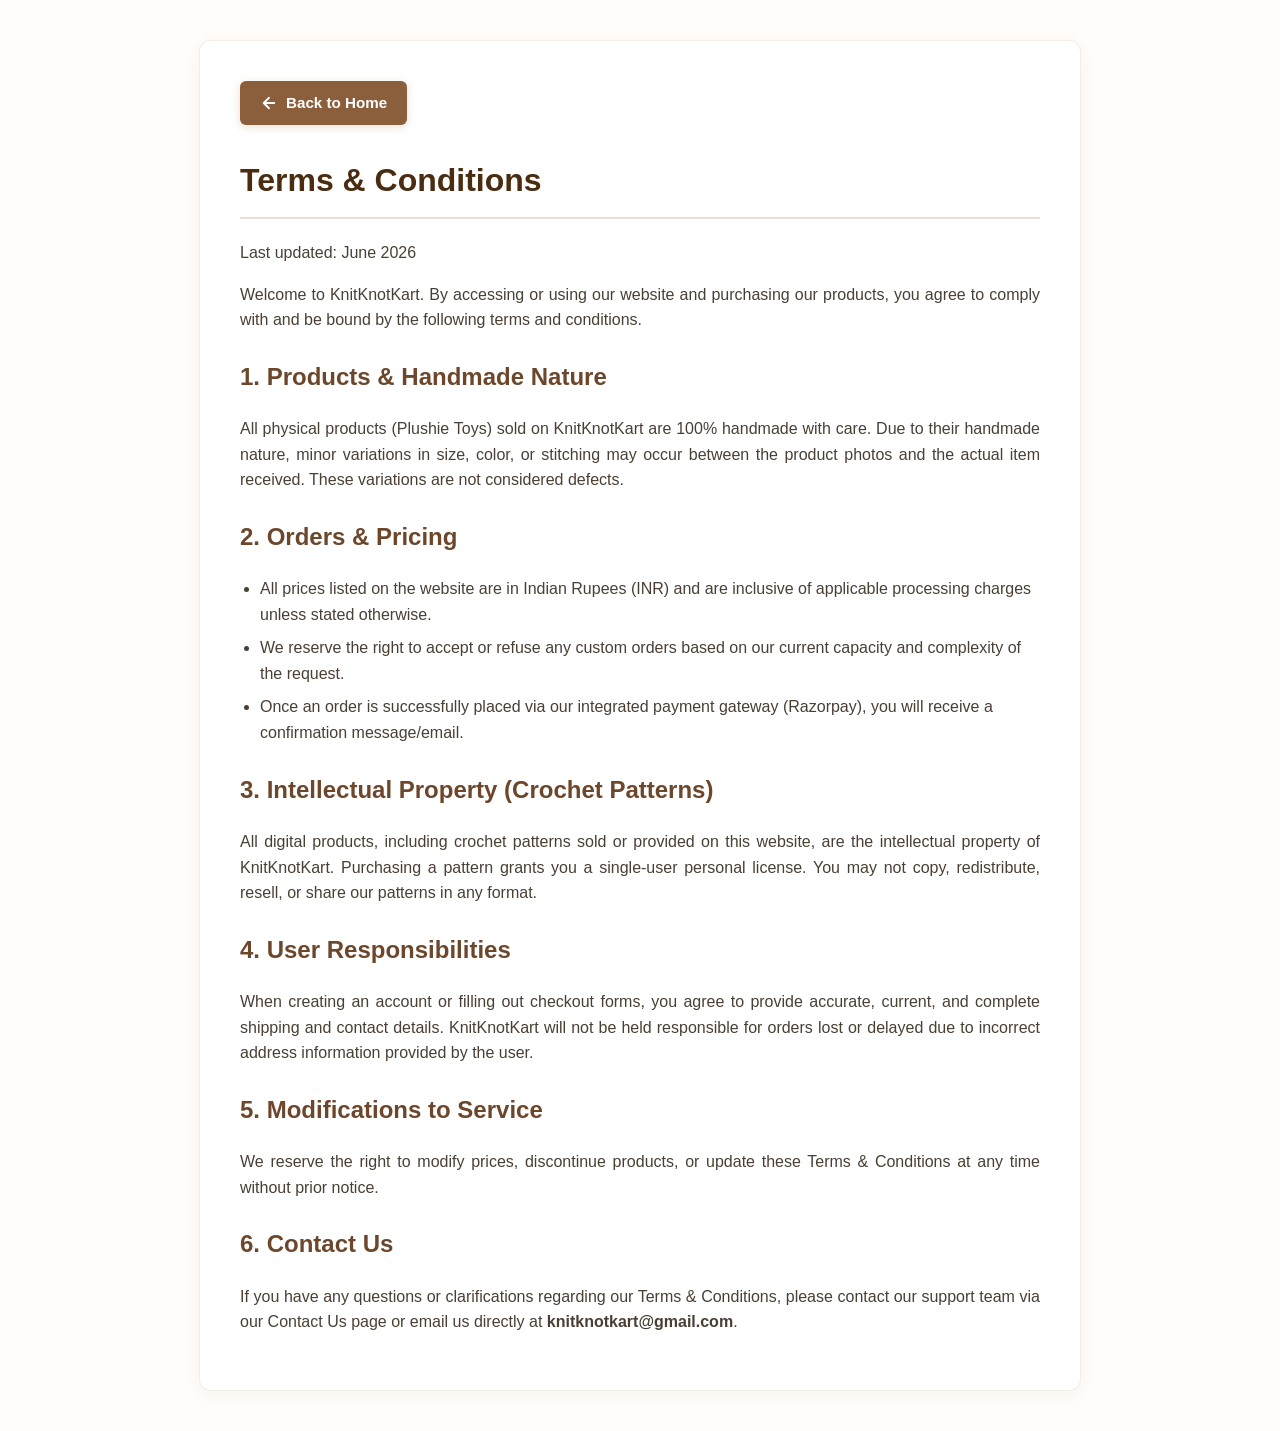
<file: terms.html>
<!DOCTYPE html>
<html lang="en">

<head>
    <meta charset="UTF-8">
    <meta name="viewport" content="width=device-width, initial-scale=1.0">
    <title>Terms & Conditions - KnitKnotKart</title>
     <link rel="icon" href="fav_icon.png">
    <style>
        body {
            font-family: 'Segoe UI', Tahoma, Geneva, Verdana, sans-serif;
            line-height: 1.6;
            color: #4a3f35;
            background-color: #fffcf9;
            margin: 0;
            padding: 40px 20px;
        }

        .legal-container {
            max-width: 800px;
            margin: 0 auto;
            background: #ffffff;
            padding: 40px;
            border-radius: 12px;
            box-shadow: 0 4px 15px rgba(139, 94, 60, 0.05);
            border: 1px solid rgba(139, 94, 60, 0.1);
        }

        .back-home-btn {
            display: inline-flex;
            align-items: center;
            gap: 8px;
            text-decoration: none;
            color: #ffffff;
            background-color: #8b5e3c;
            padding: 10px 20px;
            border-radius: 6px;
            font-weight: 600;
            font-size: 0.95rem;
            margin-bottom: 30px;
            transition: all 0.3s ease;
            box-shadow: 0 2px 8px rgba(139, 94, 60, 0.2);
        }

        .back-home-btn:hover {
            background-color: #6d472b;
            transform: translateY(-2px);
        }

        h1 {
            color: #4a2c11;
            border-bottom: 2px solid rgba(139, 94, 60, 0.2);
            padding-bottom: 10px;
            margin-top: 0;
        }

        h2 {
            color: #6d472b;
            margin-top: 25px;
        }

        p {
            margin-bottom: 15px;
            text-align: justify;
        }

        ul {
            margin-bottom: 15px;
            padding-left: 20px;
        }

        li {
            margin-bottom: 8px;
        }
    </style>
</head>

<body>

    <div class="legal-container">

        <!-- 🔥 Back to Home Button -->
        <a href="index.html" class="back-home-btn">
            <svg xmlns="http://www.w3.org/2000/svg" width="18" height="18" viewBox="0 0 24 24" fill="none"
                stroke="currentColor" stroke-width="2.5" stroke-linecap="round" stroke-linejoin="round">
                <path d="m12 19-7-7 7-7" />
                <path d="M19 12H5" />
            </svg>
            Back to Home
        </a>

        <!-- PAGE CONTENT STARTS HERE -->
        <h1>Terms & Conditions</h1>
        <p>Last updated: June 2026</p>

        <p>Welcome to KnitKnotKart. By accessing or using our website and purchasing our products, you agree to comply
            with and be bound by the following terms and conditions.</p>

        <h2>1. Products & Handmade Nature</h2>
        <p>All physical products (Plushie Toys) sold on KnitKnotKart are 100% handmade with care. Due to their handmade
            nature, minor variations in size, color, or stitching may occur between the product photos and the actual
            item received. These variations are not considered defects.</p>

        <h2>2. Orders & Pricing</h2>
        <ul>
            <li>All prices listed on the website are in Indian Rupees (INR) and are inclusive of applicable processing
                charges unless stated otherwise.</li>
            <li>We reserve the right to accept or refuse any custom orders based on our current capacity and complexity
                of the request.</li>
            <li>Once an order is successfully placed via our integrated payment gateway (Razorpay), you will receive a
                confirmation message/email.</li>
        </ul>

        <h2>3. Intellectual Property (Crochet Patterns)</h2>
        <p>All digital products, including crochet patterns sold or provided on this website, are the intellectual
            property of KnitKnotKart. Purchasing a pattern grants you a single-user personal license. You may not copy,
            redistribute, resell, or share our patterns in any format.</p>

        <h2>4. User Responsibilities</h2>
        <p>When creating an account or filling out checkout forms, you agree to provide accurate, current, and complete
            shipping and contact details. KnitKnotKart will not be held responsible for orders lost or delayed due to
            incorrect address information provided by the user.</p>

        <h2>5. Modifications to Service</h2>
        <p>We reserve the right to modify prices, discontinue products, or update these Terms & Conditions at any time
            without prior notice.</p>

        <h2>6. Contact Us</h2>
        <p>If you have any questions or clarifications regarding our Terms & Conditions, please contact our support team
            via our Contact Us page or email us directly at <strong>knitknotkart@gmail.com</strong>.</p>

    </div>

</body>

</html>
</file>
<file: style.css>
/* ====================================================
   🌟 GLOBAL STYLES & RESET
   ==================================================== */
* {
    margin: 0;
    padding: 0;
    box-sizing: border-box;
}

body {
    background: linear-gradient(180deg, #FFF9F3 0%, #FFF6EF 45%, #FFF3EA 100%);
    opacity: 0;
    position: relative;
    transition: opacity 1.2s ease;
    overflow-x: hidden; 
}

body::before,
body::after {
    content: "";
    position: fixed;
    left: 0;
    width: 100%;
    height: 65px;
    pointer-events: none;
    z-index: 9998;
}

body::before {
    top: 0;
    background: linear-gradient(to bottom, rgba(255, 248, 240, 0.18), rgba(255, 248, 240, 0.06), transparent);
}

body::after {
    bottom: 0;
    background: linear-gradient(to top, rgba(255, 248, 240, 0.18), rgba(255, 248, 240, 0.06), transparent);
}

body.loaded {
    opacity: 1;
}

.banner,
.hero {
    opacity: 0;
    transform: translateY(25px);
    transition: opacity 1.2s ease, transform 1.2s ease;
}

body.loaded .banner,
body.loaded .hero {
    opacity: 1;
    transform: translateY(0);
}

.section-title::after {
    content: "";
    display: block;
    width: 80px;
    height: 2px;
    margin: 14px auto 0;
    border-radius: 20px;
    background: linear-gradient(to right, transparent, rgba(139, 94, 60, 0.45), transparent);
}

/* ====================================================
   🔒 BANNER & NAVIGATION (TERA ORIGINAL LAYOUT)
   ==================================================== */
nav {
    width: 100%;
    display: flex;
    flex-direction: column;
    position: sticky;
    top: 0;
    z-index: 9999;
}

.banner {
    width: 100%;
    height: 180px;
    background-color: rgb(255, 243, 233);
    display: flex;
    flex-direction: column;
    justify-content: center;
    align-items: center;
    border-bottom: 1px solid rgba(139, 94, 60, 0.05);
}

.banner img {
    width: 100%;
    height: 65%;
    object-fit: contain;
    margin-bottom: 1%;
}

.brand {
    padding: 0 20px;
    display: flex;
    justify-content: space-between;
    align-items: center;
    margin: 0 auto;
    height: 60px;
    width: 85%;
    background: rgba(255, 255, 255, 0.42);
    backdrop-filter: blur(14px);
    -webkit-backdrop-filter: blur(14px);
    border: 1px solid rgba(255, 255, 255, 0.35);
    box-shadow: 0 8px 25px rgba(139, 94, 60, 0.05);
    border-radius: 50px;
    font-size: 20px;
    font-family: 'Cormorant Garamond', serif;
    font-weight: 700;
    letter-spacing: 1px;
    color: #8B5E3C;
}

.text h2 {
    font-size: 1.4rem;
}

.text p {
    font-size: 0.75rem;
    color: #a67b5b;
    margin-top: 2px;
}

@media screen and (max-width:768px) {
    .text h2 { font-size: 1rem; }
    .text p { font-size: 0.50rem; }
    .banner { height: 140px; }
}

.nav-links {
    display: flex;
    gap: 35px;
}

.nav-links a {
    text-decoration: none;
    color: #8B5E3C;
}

.menu-icon {
    display: none;
    font-size: 2rem;
    cursor: pointer;
    transition: 0.3s ease;
}

.menu-icon svg { transition: 0.3s ease; }
.menu-icon.active svg { transform: rotate(180deg); }

.nav-right-content {
    display: flex;
    align-items: center;
    gap: 35px;
}

.auth-nav-container,
.cart-nav-container {
    display: flex;
    align-items: center;
    color: #8B5E3C;
    cursor: pointer;
}

.auth-text {
    margin-left: 6px;
    font-weight: bold;
    font-size: 0.85rem;
    font-family: 'Poppins', sans-serif;
}

.cart-count {
    margin-left: 5px;
    font-weight: bold;
    background: #8b5e3c;
    color: white;
    padding: 2px 8px;
    border-radius: 50%;
    font-size: 0.85rem;
    font-family: 'Poppins', sans-serif;
}

@media(max-width:1160px) {
    .nav-links { display: none; }
    .nav-right-content { gap: 14px; }
    .auth-text { display: none; }
    .menu-icon { display: block; }
}

.mobile-menu {
    top: 100%;
    left: 50%;
    transform: translate(-50%, -20px);
    width: 85%;
    background: rgba(255, 248, 244, 0.95);
    backdrop-filter: blur(10px);
    -webkit-backdrop-filter: blur(10px);
    border: 1px solid rgba(212, 170, 142, 0.25);
    box-shadow: 0 8px 25px rgba(160, 120, 100, 0.12);
    border-radius: 25px;
    padding: 20px;
    display: flex;
    flex-direction: column;
    gap: 20px;
    opacity: 0;
    visibility: hidden;
    transition: 0.4s ease;
    z-index: 10000;
    position: absolute;
}

.mobile-menu.active {
    opacity: 1;
    visibility: visible;
    transform: translate(-50%, 0);
}

.mobile-menu a {
    text-decoration: none;
    color: #7b5e57;
    background: none;
    border: none;
    border-radius: 15px;
    transition: 0.3s ease;
    -webkit-tap-highlight-color: transparent;
}

.mobile-menu a:hover,
.nav-links a:hover { color: rgb(244, 193, 149); }
.mobile-menu a:focus,
.mobile-menu a:active { background: none; outline: none; }

/* ====================================================
   Hero Section & Flip Cards Styles
   ==================================================== */
.hero {
    margin-top: 40px;
    align-items: center;
    display: flex;
    justify-content: center;
    position: relative;
    z-index: 1;
    transition-delay: 0.35s;
}

.cards-container {
    display: flex;
    justify-content: center;
    align-items: center;
    width: 90%;
    gap: 0;
    font-size: 0;
}

.card {
    width: clamp(90px, 24vw, 220px);
    cursor: pointer;
    transition: transform 0.35s ease, box-shadow 0.35s ease;
    height: clamp(250px, 52vw, 500px);
    perspective: 1200px;
    border-radius: 16px;
    position: relative;
    overflow: hidden;
    margin-right: -1.3px;
    box-shadow: 0 10px 25px rgba(0, 0, 0, 0.08);
}

.card-img {
    width: 100%;
    height: 100%;
    background-image: url(hero.webp);
    transition: transform 0.5s ease;
    background-size: 300% 100%;
    background-repeat: no-repeat;
}

.cards-container.touch-active .card {
    transform: scale(1.03);
    transition: 0.35s ease;
}

.img1 { background-position: 0% 0%; }
.img2 { background-position: 50% 0%; }
.img3 { background-position: 100% 0%; }

.top-text,
.bottom-text {
    position: absolute;
    left: 50%;
    transform: translateX(-50%);
    z-index: 5;
    font-family: 'Cormorant Garamond', serif;
    font-weight: 800;
    text-transform: uppercase;
    white-space: nowrap;
    color: #FAF7F2;
    text-shadow: 0 2px 10px rgba(0, 0, 0, 0.42);
    padding: 0;
    background: none;
    border: none;
}

.top-text {
    top: 20px;
    font-size: clamp(1rem, 3vw, 1.8rem);
    letter-spacing: 4px;
}

.bottom-text {
    bottom: 20px;
    font-size: clamp(0.60rem, 2vw, 1.5rem);
    letter-spacing: 2px;
}

.card::before {
    content: "";
    position: absolute;
    inset: 0;
    background: rgba(70, 55, 45, 0.18);
    z-index: 2;
}

.card-back {
    position: absolute;
    inset: 0;
    display: flex;
    justify-content: center;
    align-items: center;
    background: linear-gradient(135deg, #FDF3EA, #F8E7D9);
    color: #8B5E3C;
    box-shadow: inset 0 0 20px rgba(255, 255, 255, 0.35), 0 6px 20px rgba(139, 94, 60, 0.08);
    font-family: 'Cormorant Garamond', serif;
    font-size: clamp(1.2rem, 3vw, 2rem);
    font-weight: 700;
    letter-spacing: 4px;
    text-transform: uppercase;
    text-shadow: 0 2px 5px rgba(255, 255, 255, 0.5);
    border-radius: inherit;
}

.card-inner {
    width: 100%;
    height: 100%;
    position: relative;
    transition: 0.8s cubic-bezier(.22, .61, .36, 1);
    transform-style: preserve-3d;
    will-change: transform;
}

.card-front,
.card-back {
    position: absolute;
    inset: 0;
    backface-visibility: hidden;
    border-radius: inherit;
    overflow: hidden;
}

.card-back { transform: rotateY(0deg); z-index: 2; }
.card-front { transform: rotateY(180deg); }
.card.flip .card-inner { transform: rotateY(180deg); }


/* ====================================================
   🌟 EXCLUSIVE BEST SELLERS SECTION (ZERO !IMPORTANT)
   ==================================================== */
.best-sellers {
    width: 90%;
    margin: 90px auto;
    background: rgba(255, 255, 255, 0.18);
    border-radius: 40px;
    padding: 40px 0;
    display: flex;
    flex-direction: column;
    gap: 45px;
}

.section-title {
    text-align: center;
    font-family: 'Cormorant Garamond', serif;
    color: #8B5E3C;
    font-size: clamp(2rem, 4vw, 3rem);
    margin-bottom: 50px;
}


.best-sellers .bestseller-card {
    display: grid;
    grid-template-columns: 1fr 1.1fr 1fr;
    gap: 45px;
    margin: 38px 25px;
    align-items: center;
    background: rgba(255, 255, 255, 0.35);
    backdrop-filter: blur(14px);
    border-radius: 30px;
    padding: 30px;
    box-shadow: 0 10px 30px rgba(139, 94, 60, 0.08);
}

.view-home-btn {
    display: inline-block;
    margin-top: 18px;
    padding: 12px 26px;
    background: #b17b69;
    color: white;
    text-decoration: none;
    border-radius: 30px;
    font-size: .95rem;
    font-weight: 500;
    letter-spacing: .4px;
    transition: .35s ease;
    box-shadow: 0 8px 20px rgba(177, 123, 105, .25);
}

.view-home-btn:hover {
    background: #9f6b5a;
    transform: translateY(-3px);
    box-shadow: 0 14px 28px rgba(177, 123, 105, .35);
}

.best-sellers .bestseller-card .product-image {
    width: 100%;
    height: 420px;
    overflow: hidden;
    border-radius: 24px;
}

.best-sellers .bestseller-card .product-image img {
    width: 100%;
    height: 100%;
    object-fit: cover; 
    display: block;
    transition: transform 0.55s ease;
}

.best-sellers .bestseller-card:hover .product-image img {
    transform: scale(1.04);
}

.best-sellers .bestseller-card .product-details h3 {
    font-family: 'Cormorant Garamond', serif;
    color: #8B5E3C;
    font-size: 2rem;
    margin-bottom: 15px;
}

.best-sellers .bestseller-card .product-details p {
    font-family: 'Poppins', sans-serif;
    color: #7d6758;
    line-height: 1.8;
    margin-bottom: 30px;
}

.best-sellers .bestseller-card .product-video {
    position: relative;
    border-radius: 28px;
    overflow: hidden;
    height: 420px;
    box-shadow: 0 15px 40px rgba(139, 94, 60, 0.12);
    border: 1px solid rgba(255, 255, 255, 0.35);
}

.best-sellers .bestseller-card .product-video video {
    width: 100%;
    height: 100%;
    object-fit: cover;
    display: block;
}

.best-sellers .bestseller-card .product-video::before {
    content: "";
    position: absolute;
    inset: 0;
    border-radius: inherit;
    border: 1.5px solid rgba(255, 255, 255, 0.35);
    background: linear-gradient(135deg, rgba(255, 255, 255, 0.15), rgba(244, 193, 149, 0.12), rgba(255, 255, 255, 0.08));
    pointer-events: none;
    z-index: 5;
}



.best-sellers .bestseller-card .product-video:hover .video-hint {
    opacity: 1;
}

.sound-toggle {
    position: absolute;
    bottom: 16px;
    right: 16px;
    width: 42px;
    height: 42px;
    border-radius: 50%;
    background: rgba(255, 255, 255, 0.25);
    backdrop-filter: blur(10px);
    display: flex;
    justify-content: center;
    align-items: center;
    cursor: pointer;
    font-size: 1rem;
    color: white;
    background-color: transparent;
    z-index: 20;
    transition: 0.3s ease;
}

/* ====================================================
   📱 RESPONSIVE BREAKPOINT OVERRIDE (768px and below)
   ==================================================== */
@media (max-width: 768px) {
    .best-sellers .bestseller-card {
        grid-template-columns: 1fr; 
        gap: 25px;
        margin: 25px 15px;
        padding: 20px;
    }
    
    .best-sellers .bestseller-card .product-image,
    .best-sellers .bestseller-card .product-video {
        width: 100%;
        height: auto;             
        aspect-ratio: 4/5;        
        max-height: 380px;        
        overflow: hidden;
        border-radius: 24px;
    }

    .best-sellers .bestseller-card .product-image img,
    .best-sellers .bestseller-card .product-video video {
        width: 100%;
        height: 100%;
    }
    
    .best-sellers .bestseller-card .product-details {
        text-align: center;
    }
    


    .sound-toggle {
        bottom: 12px;
        right: 12px;
        width: 38px;
        height: 38px;
    }
}

.video-popup {
    position: fixed;
    inset: 0;


    background: rgba(0, 0, 0, 0.95);

    display: flex;
    justify-content: center;
    align-items: center;
    opacity: 0;
    visibility: hidden;
    transition: 0.35s ease;
    z-index: 99999;
}

.video-popup.active {
    opacity: 1;
    visibility: visible;
}

.popup-video {
    width: min(90vw, 420px);
    max-height: 85vh;
    border-radius: 22px;
    background: black;

    /* 2. FORCE HARDWARE ACCELERATION (GPU RENDERING) */
    transform: translateZ(0);
    -webkit-transform: translateZ(0);
    will-change: transform;
}



.close-video {

    position: absolute;

    top: 10px;

    right: 20px;

    color: white;

    font-size: 2rem;

    cursor: pointer;

    background: none;
}

.popup-sound {

    position: absolute;

    bottom: 10px;

    right: 20px;

    width: 40px;

    height: 40px;

    border-radius: 50%;

    background:
        rgba(255, 255, 255, 0.20);

    backdrop-filter: blur(10px);

    display: flex;

    justify-content: center;

    align-items: center;

    color: white;

    font-size: 1rem;

    cursor: pointer;

    z-index: 100000;

    transition: 0.3s ease;

    background-color: transparent;
}

.popup-sound:hover {

    transform: scale(1.08);
}

.brand-story {

    width: 90%;
    margin: 90px auto;

    display: flex;
    align-items: center;
    justify-content: center;
    gap: 55px;

    padding: 45px;

    border-radius: 35px;

    background:
        rgba(255, 255, 255, 0.22);

    backdrop-filter: blur(12px);

    box-shadow:
        0 10px 30px rgba(139, 94, 60, 0.06);
}

.story-image {

    flex: 1;
}

.story-image img {

    width: 100%;

    border-radius: 28px;

    display: block;

    object-fit: cover;

    box-shadow:
        0 12px 30px rgba(0, 0, 0, 0.08);
}

.story-text {

    flex: 1;

    background: none;
}

.story-label {

    display: inline-block;

    margin-bottom: 14px;

    color: #B98966;

    letter-spacing: 2px;

    font-size: 0.9rem;

    text-transform: uppercase;

    background: none;
}

.story-text h2 {

    font-family:
        'Cormorant Garamond',
        serif;

    font-size:
        clamp(2rem, 4vw, 3rem);

    color: #8B5E3C;

    margin-bottom: 18px;

    background: none;
}

.story-text p {

    font-family:
        'Poppins',
        sans-serif;

    color: #7b6554;

    line-height: 1.9;

    font-size: 0.98rem;

    background: none;
}

@media(max-width:900px) {

    .brand-story {

        flex-direction: column;

        text-align: center;

        padding: 32px;
    }

    .story-text h2 {

        font-size: 2rem;
    }
}

.brand-story-section {

    width: 90%;
    margin: 110px auto 80px;
}

.story-heading {

    text-align: center;

    margin-bottom: 35px;

    font-family:
        'Cormorant Garamond',
        serif;

    font-size:
        clamp(2rem, 4vw, 3rem);

    letter-spacing: 3px;

    color: #B98966;

    background: none;

    position: relative;
}

.story-heading::after {

    content: "";

    display: block;

    width: 90px;
    height: 1.5px;

    background:
        rgba(185, 137, 102, 0.45);

    margin:
        14px auto 0;

    border-radius: 20px;
}

.categories-section {

    width: 90%;
    margin: 110px auto;

    background: none;
}

.categories-heading {

    text-align: center;

    margin-bottom: 45px;

    font-family:
        'Cormorant Garamond',
        serif;

    font-size:
        clamp(2rem, 4vw, 3rem);

    letter-spacing: 3px;

    color: #B98966;

    background: none;
}

.categories-grid {

    display: grid;

    grid-template-columns:
        repeat(4, 1fr);

    gap: 28px;

    background: none;
}

.category-card {

    text-decoration: none;

    padding: 35px 28px;

    border-radius: 28px;

    background:
        rgba(255, 255, 255, 0.32);

    backdrop-filter:
        blur(12px);

    box-shadow:
        0 10px 30px rgba(139, 94, 60, 0.08);

    transition:
        0.35s ease;

    text-align: center;
}

.category-card:hover {

    transform:
        translateY(-8px);

    box-shadow:
        0 16px 35px rgba(139, 94, 60, 0.12);
}

.category-icon {

    background: none;

    color: #B98966;

    margin-bottom: 18px;
}

.category-card h3 {

    font-family:
        'Cormorant Garamond',
        serif;

    color: #8B5E3C;

    font-size: 1.7rem;

    margin-bottom: 12px;

    background: none;
}

.category-card p {

    color: #7B6554;

    line-height: 1.7;

    font-size: 0.92rem;

    margin-bottom: 18px;

    background: none;
}

.category-card span {

    color: #B98966;

    font-weight: 500;

    background: none;
}

@media(max-width:900px) {

    .categories-grid {

        grid-template-columns:
            1fr 1fr;
    }
}

@media(max-width:560px) {

    .categories-grid {

        grid-template-columns:
            1fr;
    }
}

.instagram-cta {

    width: 90%;

    margin: 110px auto;

    padding: 70px 50px;

    border-radius: 36px;

    text-align: center;

    background:
        linear-gradient(135deg,
            #FFF4EA,
            #FDEBDD);

    box-shadow:
        0 12px 35px rgba(139, 94, 60, 0.08);
}

.instagram-cta h2 {

    font-family:
        'Cormorant Garamond',
        serif;

    font-size:
        clamp(2rem, 4vw, 3rem);

    color: #8B5E3C;

    margin-bottom: 18px;

    background: none;
}

.instagram-cta p {

    max-width: 650px;

    margin: auto;

    line-height: 1.9;

    color: #7B6554;

    background: none;

    margin-bottom: 35px;
}

.custom-btn-main {

    display: inline-flex;

    align-items: center;
    justify-content: center;

    padding: 16px 34px;

    border-radius: 999px;

    text-decoration: none;

    background:
        linear-gradient(135deg,
            #B98966,
            #D7B08C);

    color: white;

    font-weight: 500;

    transition: 0.35s ease;

    box-shadow:
        0 10px 25px rgba(185, 137, 102, 0.22);

    background-color: transparent;
}

.custom-btn-main:hover {

    transform:
        translateY(-3px);

    box-shadow:
        0 14px 30px rgba(185, 137, 102, 0.30);
}

.cta-label {

    text-align: center;

    margin-bottom: 14px;

    color: #B98966;

    font-size: 1rem;

    letter-spacing: 3px;

    text-transform: uppercase;

    font-weight: 500;

    background: none;
}


.footer {

    width: 100%;
    position: relative;

    margin-top: 130px;

    border-top:
        1px solid rgba(185, 137, 102, 0.15);

    box-shadow:
        0 -12px 35px rgba(139, 94, 60, 0.06);

    background:
        linear-gradient(180deg,
            #FFF8F2 0%,
            #F4E3D3 100%);


    padding: 60px 8% 35px;

    background:
        linear-gradient(180deg,
            #FFF6EE,
            #F8E8DA);

    border-top-left-radius: 40px;
    border-top-right-radius: 40px;
}

.footer::before {

    content: "";

    position: absolute;

    top: 0;
    left: 50%;

    transform: translateX(-50%);

    width: 70%;
    height: 1px;

    background:
        linear-gradient(90deg,
            transparent,
            rgba(185, 137, 102, 0.45),
            transparent);

    filter: blur(1px);
}

.footer-content {

    display: flex;

    justify-content:
        space-between;

    gap: 50px;

    flex-wrap: wrap;

    background: none;
}

.footer-brand,
.footer-links,
.footer-connect {

    background: none;
}

.footer-brand h2 {

    font-family:
        'Cormorant Garamond',
        serif;

    color: #8B5E3C;

    font-size: 2rem;

    margin-bottom: 10px;

    background: none;
}

.footer-brand p {

    color: #7B6554;

    background: none;
}

.footer-links h3,
.footer-connect h3 {

    color: #B98966;

    margin-bottom: 18px;

    background: none;
}

.footer-links a,
.footer-connect a {

    display: block;

    margin-bottom: 12px;

    text-decoration: none;

    color: #7B6554;

    transition: 0.3s ease;

    background: none;
}

.footer-links a:hover,
.footer-connect a:hover {

    color: #B98966;
}

.footer-bottom {

    margin-top: 45px;

    padding-top: 22px;

    text-align: center;

    border-top:
        1px solid rgba(185, 137, 102, 0.18);

    color: #8B7765;

    background: none;

    line-height: 1.8;
}

@media(max-width:768px) {

    .footer-content {

        flex-direction:
            column;

        gap: 35px;
    }
}

.social-icons {

    display: flex;

    align-items: center;

    gap: 18px;

    background: none;
}

.social-icon {

    width: 48px;
    height: 48px;

    display: flex;

    justify-content: center;
    align-items: center;

    border-radius: 50%;

    color: #7B6554;

    background:
        rgba(255, 255, 255, 0.55);

    backdrop-filter:
        blur(8px);

    border:
        1px solid rgba(255, 255, 255, 0.45);

    transition: 0.35s ease;

    flex-shrink: 0;

    padding: 0;
}

.social-icon:hover {

    transform:
        translateY(-3px);

    color: #B98966;

    box-shadow:
        0 10px 20px rgba(139, 94, 60, 0.12);
}

.social-icon svg {

    width: 22px;
    height: 22px;

    display: block;

    margin: auto;

    background: none;

    flex-shrink: 0;
    transform: translateY(5px);
}

.footer-bottom {

    font-size: 0.9rem;

    letter-spacing: 0.4px;
}

.about-label {

    width: 90%;

    margin:
        70px auto 22px;

    color: #B98966;

    font-size: 1rem;

    letter-spacing: 4px;

    text-transform: uppercase;

    background: none;
}

.about-container {

    width: 90%;

    margin: auto;

    display: flex;

    align-items: center;

    justify-content: flex-start;

    gap: 70px;

    padding: 45px 60px;

    border-radius: 36px;

    background:
        rgba(255, 255, 255, 0.42);

    backdrop-filter:
        blur(12px);

    box-shadow:
        0 18px 40px rgba(139, 94, 60, 0.08);
}

.about-image {

    flex: 0 0 390px;

    
}

.about-image img {

    width: 100%;

    height: 500px;

    object-fit: cover;

    display: block;

    border-radius: 28px;

    box-shadow:
        0 12px 30px rgba(139, 94, 60, 0.12);
}

.about-content {
    flex: 1;
    max-width: 600px;
    min-width: 0;
}

.about-content h1 {

    font-family:
        'Cormorant Garamond',
        serif;

    font-size:
        clamp(3.3rem, 5vw, 5rem);

    color: #8B5E3C;

    line-height: 1;

    margin-bottom: 10px;

    background: none;
}

.about-signature {

    color: #B98966;

    font-style: italic;

    font-size: 1.15rem;

    margin-bottom: 24px;

    background: none;
}

.about-text {
    color: #6B5749;
    font-size: 1.05rem;
    line-height: 1.9;
    max-width: 560px;
    margin-bottom: 28px;
}

.about-tags {

    display: flex;

    flex-wrap: wrap;

    gap: 12px;

    background: none;
}

.about-tags span {

    padding:
        10px 18px;

    border-radius: 999px;

    background:
        rgba(255, 255, 255, 0.55);

    color: #8B5E3C;

    font-size: 0.9rem;
}

@media(max-width:900px) {

    .about-container {

        flex-direction: column;

        padding: 30px;

        gap: 35px;
    }

    .about-image {

        width: 100%;

        flex: auto;
    }

    .about-image img {

        height: 360px;
    }

    .about-content {

        text-align: center;
    }

    .about-text {

        margin:
            0 auto 25px;
    }

    .about-tags {

        justify-content: center;
    }
}

@media screen and (max-width:330px) {

    .about-container {
        padding: 22px 16px;
        overflow: hidden;
    }

    .about-content h1 {
        font-size: 2.2rem;
        line-height: 1.05;
        word-break: break-word;
    }

    .about-signature {
        font-size: 0.95rem;
    }

    .about-text {
        font-size: 0.92rem;
        line-height: 1.7;
        word-break: break-word;
    }

    .about-tags span {
        font-size: 0.8rem;
        padding: 8px 14px;
    }

    .about-label {
        letter-spacing: 2px;
        font-size: 0.85rem;
    }

    .about-image img {
        height: 280px;
        border-radius: 22px;
    }
}

.creator-label {

    width: 90%;

    margin:
        110px auto 24px;

    color: #B98966;

    font-size: 1rem;

    letter-spacing: 4px;

    text-transform: uppercase;

    background: none;
}

.creator-container {

    width: 90%;

    margin: auto;

    display: flex;

    align-items: center;

    justify-content: space-between;

    gap: 70px;

    padding: 45px 60px;

    border-radius: 36px;

    background:
        rgba(255, 255, 255, 0.42);

    backdrop-filter:
        blur(12px);

    box-shadow:
        0 18px 40px rgba(139, 94, 60, 0.08);
}

.creator-content {
    flex: 1;
    max-width: 600px;
}

.creator-content h2 {

    font-family:
        'Cormorant Garamond',
        serif;

    font-size:
        clamp(3rem, 5vw, 4.6rem);

    color: #8B5E3C;

    margin-bottom: 10px;

    background: none;
}

.creator-role {

    color: #B98966;

    font-style: italic;

    font-size: 1.1rem;

    margin-bottom: 22px;

    background: none;
}

.creator-content p {
    line-height: 1.9;
    color: #6B5749;
    max-width: 560px;
    margin-bottom: 20px;
}

.creator-tags {

    display: flex;

    flex-wrap: wrap;

    gap: 12px;

    background: none;
}

.creator-tags span {

    padding:
        10px 18px;

    border-radius: 999px;

    background:
        rgba(255, 255, 255, 0.55);

    color: #8B5E3C;

    font-size: 0.9rem;
}

.creator-image {

    flex: 0 0 380px;

    background: none;
}

.creator-image img {

    width: 100%;

    height: 500px;

    object-fit: cover;
    object-position: center 10%;
    display: block;

    border-radius: 28px;

    box-shadow:
        0 12px 30px rgba(139, 94, 60, 0.12);
}

@media(max-width:900px) {

    .creator-container {

        flex-direction: column-reverse;

        gap: 35px;

        padding: 30px;
    }

    .creator-content {

        text-align: center;
    }

    .creator-content p {

        margin:
            0 auto 25px;
    }

    .creator-tags {

        justify-content: center;
    }

    .creator-image {

        flex: auto;

        width: 100%;
    }

    .creator-image img {

        height: 360px;
    }
}

/* --- WHY HANDMADE MATTERS SECTION --- */

.handmade-why-label {
    width: 90%;
    margin: 110px auto 24px;
    color: #B98966;
    font-size: 1rem;
    letter-spacing: 4px;
    text-transform: uppercase;
    background: none;
}

.handmade-why-container {
    width: 90%;
    margin: auto;
    padding: 50px 45px;
    border-radius: 36px;
    background: rgba(255, 255, 255, 0.42);
    backdrop-filter: blur(12px);
    -webkit-backdrop-filter: blur(12px);
    box-shadow: 0 18px 40px rgba(139, 94, 60, 0.08);
}

.handmade-heading-block {
    text-align: center;
    margin-bottom: 40px;
    background: none;
}

.handmade-heading-block h2 {
    font-family: 'Cormorant Garamond', serif;
    font-size: clamp(2.5rem, 4vw, 3.5rem);
    color: #8B5E3C;
    margin-bottom: 8px;
    background: none;
}

.handmade-heading-block p {
    font-family: 'Poppins', sans-serif;
    color: #7B6554;
    font-size: 1rem;
    max-width: 500px;
    margin: 0 auto;
    background: none;
}

.handmade-grid {
    display: grid;
    grid-template-columns: repeat(2, 1fr);
    gap: 24px;
    background: none;
}

.handmade-card {
    padding: 28px 32px;
    border-radius: 20px;
    background: rgba(255, 255, 255, 0.5);
    border: 1px solid rgba(255, 255, 255, 0.3);
    position: relative;
    transition: transform 0.35s ease, box-shadow 0.35s ease;
}

.handmade-card:hover {
    transform: translateY(-4px);
    box-shadow: 0 12px 25px rgba(139, 94, 60, 0.06);
}

.handmade-badge {
    position: absolute;
    top: 20px;
    right: 25px;
    font-family: 'Cormorant Garamond', serif;
    font-size: 1.8rem;
    font-weight: 700;
    color: rgba(185, 137, 102, 0.2);
    background: none;
}

.handmade-card h3 {
    font-family: 'Cormorant Garamond', serif;
    font-size: 1.5rem;
    color: #8B5E3C;
    margin-bottom: 8px;
    background: none;
}

.handmade-card p {
    font-family: 'Poppins', sans-serif;
    color: #6B5749;
    font-size: 0.92rem;
    line-height: 1.6;
    background: none;
    max-width: 85%;
}

/* --- RESPONSIVE MEDIA QUERY --- */

@media screen and (max-width: 900px) {
    .handmade-why-container {
        padding: 35px 20px;
    }

    .handmade-grid {
        grid-template-columns: 1fr;
        gap: 16px;
    }

    .handmade-card {
        padding: 22px 24px;
    }
}

/* --- INSTAGRAM CUSTOMIZATION CTA --- */

.insta-cta-label {
    width: 90%;
    margin: 110px auto 24px;
    color: #B98966;
    font-size: 1rem;
    letter-spacing: 4px;
    text-transform: uppercase;
    background: none;
}

.insta-cta-container {
    width: 90%;
    margin: auto;
    padding: 65px 40px;
    border-radius: 36px;
    background: rgba(255, 255, 255, 0.42);
    backdrop-filter: blur(12px);
    -webkit-backdrop-filter: blur(12px);
    box-shadow: 0 18px 40px rgba(139, 94, 60, 0.08);
    text-align: center;
}

.insta-cta-content {
    max-width: 650px;
    margin: 0 auto;
    background: none;
}

.insta-cta-content h2 {
    font-family: 'Cormorant Garamond', serif;
    font-size: clamp(2.5rem, 4vw, 3.6rem);
    color: #8B5E3C;
    margin-bottom: 14px;
    background: none;
}

.insta-cta-content p {
    font-family: 'Poppins', sans-serif;
    color: #6B5749;
    font-size: 1.05rem;
    line-height: 1.8;
    margin-bottom: 35px;
    background: none;
}

/* Premium Instagram CTA Button */
.insta-cta-btn {
    display: inline-flex;
    align-items: center;
    gap: 10px;
    padding: 16px 36px;
    background-color: #8B5E3C;
    color: #FFF8F0;
    font-family: 'Poppins', sans-serif;
    font-size: 1rem;
    font-weight: 500;
    text-decoration: none;
    border-radius: 999px;
    box-shadow: 0 8px 20px rgba(139, 94, 60, 0.15);
    transition: background-color 0.3s ease, transform 0.3s ease, box-shadow 0.3s ease;
}

.insta-cta-btn:hover {
    background-color: #724c2e;
    transform: translateY(-3px);
    box-shadow: 0 12px 25px rgba(139, 94, 60, 0.25);
}

.insta-cta-btn svg {
    transition: transform 0.3s ease;
    background: none;
}

.insta-cta-btn:hover svg {
    transform: translateX(3px) scale(1.05);
}

/* --- RESPONSIVE MEDIA QUERY --- */

@media screen and (max-width: 900px) {
    .insta-cta-container {
        padding: 50px 24px;
    }

    .insta-cta-content p {
        font-size: 0.98rem;
        margin-bottom: 28px;
    }

    .insta-cta-btn {
        padding: 14px 28px;
        font-size: 0.95rem;
        width: 100%;
        justify-content: center;
    }
}



/* PRODUCTS  */

/* FILTER BAR */

.products-filter {
    width: 90%;
    margin: 35px auto 50px;

    display: flex;
    justify-content: center;
    flex-wrap: wrap;

    gap: 10px;

    padding: 12px;

    background: rgba(255, 255, 255, .35);
    backdrop-filter: blur(12px);

    border-radius: 20px;

    box-shadow:
        0 8px 25px rgba(139, 94, 60, .06);
}

.filter-bar {
    display: flex;
    justify-content: center;
    flex-wrap: wrap;
    gap: 12px;
    margin: 35px auto;
    max-width: 700px;
}

.filter-btn {
    padding: 12px 22px;
    border: none;
    border-radius: 30px;
    background: #f6e8e2;
    color: #5c4b45;
    font-size: 15px;
    font-weight: 500;
    font-family: 'Poppins', sans-serif;
    cursor: pointer;
    transition: all .3s ease;
    box-shadow: 0 3px 10px rgba(0, 0, 0, .08);
}

.filter-btn:hover {
    background: #ead3c8;
    transform: translateY(-2px);
}

.filter-btn.active {
    background: #4d352d;
    color: white;
    box-shadow: 0 6px 16px rgba(77, 53, 45, .25);
}

@media(max-width:768px) {

    .filter-bar {
        display: grid;
        grid-template-columns: repeat(3, 1fr);
        gap: 10px;
        width: 92%;
        margin: auto;
    }

    .filter-btn {
        width: 100%;
        padding: 10px;
        font-size: 14px;
    }

}

/* CATEGORY */
.category-section {

    width: 90%;
    margin: 35px auto 50px;
}

.category-title {

    font-family: 'Cormorant Garamond', serif;

    font-size: 2rem;

    color: #8B5E3C;

    margin-bottom: 18px;
}

.product-category {

    width: 90%;
    margin: auto auto 90px;
}

.category-title {

    font-family: 'Cormorant Garamond', serif;

    color: #8B5E3C;

    font-size: clamp(2rem, 4vw, 3rem);

    margin-bottom: 35px;
}

/* ====================================================
   🛍️ COMPACT PRODUCT GRID 
   ==================================================== */
.products-grid {
    display: grid;
    grid-template-columns: repeat(4, 1fr);
    gap: 12px;
    width: 100%;
    box-sizing: border-box;
}

@media(max-width: 768px) {
    .products-grid {
        grid-template-columns: repeat(2, 1fr);
        gap: 10px;
        
    }
}

/* ====================================================
   ✨ ULTRA-COMPACT PRODUCT CARD 
   ==================================================== */
.product-card {
    padding: 8px;
    height: 100%;
    border-radius: 14px;
   
    background: rgba(255, 255, 255, .35);

    backdrop-filter: blur(10px);
    
    border: 1px solid rgba(255, 255, 255, 0.2);
    box-shadow: 0 6px 18px rgba(139, 94, 60, .05);
    
    transition: .3s ease;
    display: flex;
    flex-direction: column;

    min-width: 0;
    box-sizing: border-box;
}

.product-card:hover {
    transform: translateY(-4px);
    box-shadow: 0 10px 24px rgba(139, 94, 60, .1);
}

/* ====================================================
   🖼️ IMAGE CONTAINER (No extra space)
   ==================================================== */
.product-img-box {
    width: 100%;
    height: 130px;
   
    background: rgba(255, 248, 243, .95);
    
    border-radius: 10px;
    overflow: hidden;
}

.product-card img,
.product-img-box img {
    width: 100%;
    height: 100%;
    object-fit: contain;
   
    object-position: center;
    display: block;
    max-width: 100%;
}

@media(max-width: 768px) {
    .product-img-box {
        height: 105px;
      
    }
}

/* ====================================================
   📝 PRODUCT INFO 
   ==================================================== */
.product-info {
    padding: 0;
    flex-grow: 1;
    display: flex;
    flex-direction: column;
    width: 100%;
    overflow: hidden;
}

/* Product Name Font & Color */
.product-card h3 {
    font-family: 'Cormorant Garamond', serif;
    font-size: 1.05rem;
    color: #8B5E3C;
    margin: 6px 0 2px 0;
    line-height: 1.25;
    width: 100%;


    display: -webkit-box;
    -webkit-box-orient: vertical;
    -webkit-line-clamp: 2;
    line-clamp: 2;
    overflow: hidden;

    word-break: break-word;
}

@media(max-width: 768px) {
    .product-card h3 {
        font-size: 0.92rem;
        margin: 5px 0 1px 0;
        line-height: 1.2;
    }
}

/* Price Font & Color */
.product-card .price {
    font-size: .82rem;
    color: #B98966;
    margin-top: auto;
    margin-bottom: 6px;
    font-weight: 500;
}

@media(max-width: 768px) {
    .product-card .price {
        font-size: 0.78rem;
        margin-bottom: 5px;
    }
}

/* ====================================================
   👆 VIEW PRODUCT BUTTON
   ==================================================== */
.view-btn {
    display: block;
    width: 100%;
    padding: 6px 10px;
    font-size: .82rem;
    border-radius: 10px;
    text-align: center;
    background: #8B5E3C;
    color: white;
    text-decoration: none;
    border: none;
    cursor: pointer;
    transition: .3s ease;
}

@media(max-width: 768px) {
    .view-btn {
        padding: 5px 10px;
        font-size: 0.78rem;
    }
}

/* PRODUCT POPUP */

.product-popup {

    position: fixed;
    inset: 0;

    background: rgba(0, 0, 0, .45);

    backdrop-filter: blur(10px);

    display: flex;
    justify-content: center;
    align-items: center;

    opacity: 0;
    visibility: hidden;

    transition: .35s ease;

    z-index: 99999;
}

.product-popup.active {

    opacity: 1;
    visibility: visible;
}

.popup-content {

    width: min(900px, 92%);
    background: #FFF9F3;

    border-radius: 20px;

    padding: 24px;

    display: flex;

    gap: 25px;

    position: relative;
    width: 90%;
    max-width: 850px;

    max-height: 90vh;

    overflow-y: auto;

    margin: auto;
}

.popup-content img {

    background: #fff3ea;

    border-radius: 14px;

    width: 100%;
    max-height: 380px;

    object-fit: contain;

    border-radius: 20px;
}

.popup-details {

    flex: 1;

    display: flex;
    flex-direction: column;
}

#popup-title {

    font-family: 'Cormorant Garamond', serif;

    font-size: 2rem;

    color: #8B5E3C;

    margin-bottom: 10px;
}

#popup-price {

    color: #B98966;

    font-weight: 600;

    margin-bottom: 16px;
}

#popup-desc {

    line-height: 1.7;

    color: #6B5749;

    margin-bottom: 25px;
}

.close-product {

    position: absolute;

    top: 15px;
    right: 18px;

    font-size: 1.5rem;

    cursor: pointer;

    color: #8B5E3C;
}

@media(max-width:768px) {

    .popup-content {

        flex-direction: column;
    }

    .popup-content img {

        width: 100%;
        height: 240px;
    }

}

.popup-gallery {

    display: flex;
    gap: 12px;
    margin-top: 18px;
    flex-wrap: wrap;
    justify-content: center;

}

.popup-gallery img {

    width: 70px;
    height: 70px;
    object-fit: cover;
    border-radius: 14px;
    cursor: pointer;

    border: 2px solid transparent;

    transition: 0.3s;

}

.popup-gallery img:hover {

    transform: scale(1.06);

    border-color: #caa58a;

}


/* POPUP BUTTONS */

.popup-buttons {
    display: flex;
    gap: 14px;
    margin-top: 22px;
    flex-wrap: wrap;
}

#cart-btn,
#order-btn {
    flex: 1;
    min-width: 160px;
    text-align: center;
    padding: 14px 20px;
    border-radius: 14px;
    font-size: 15px;
    font-weight: 600;
    cursor: pointer;
    transition: 0.3s ease;
    border: none;
    text-decoration: none;
    font-family: 'Poppins', sans-serif;
}

/* Add to Cart */

#cart-btn {
    background: #f4ede7;
    color: #6a4b3a;
    border: 1px solid #d8c3b2;
}

#cart-btn:hover {
    background: #e9ddd2;
    transform: translateY(-2px);
}

/* Order Now */

#order-btn {
    background: #6d4c41;
    color: white;
}

#order-btn:hover {
    background: #5a3d34;
    transform: translateY(-2px);
}

/* Mobile */

@media (max-width: 600px) {

    .popup-buttons {
        flex-direction: column;
    }

    #cart-btn,
    #order-btn {
        width: 100%;
    }
}


/* ORDER FORM */

.order-form {
    margin-top: 20px;
    display: flex;
    flex-direction: column;
    gap: 12px;
}

.order-form input,
.order-form textarea {
    width: 100%;
    padding: 12px 14px;
    border: 1px solid #d9d9d9;
    border-radius: 10px;
    outline: none;
    font-size: 14px;
    font-family: 'Poppins', sans-serif;
    background: #fff;
    transition: 0.25s;
    box-sizing: border-box;
}

.order-form input:focus,
.order-form textarea:focus {
    border-color: #b67c6f;
    box-shadow: 0 0 0 3px rgba(182, 124, 111, 0.12);
}

.order-form textarea {
    resize: none;
    min-height: 90px;
}

#pay-btn {
    border: none;
    padding: 14px;
    border-radius: 10px;
    background: #b67c6f;
    color: white;
    font-size: 15px;
    font-weight: 500;
    cursor: pointer;
    transition: 0.3s;
}

#pay-btn:hover {
    transform: translateY(-2px);
    opacity: 0.92;
}

#pay-btn:active {
    transform: scale(0.98);
}

/* MOBILE */

@media(max-width:768px) {

    .order-form input,
    .order-form textarea {
        font-size: 13px;
    }

    #pay-btn {
        width: 100%;
    }

}


/* CONTACT PAGE */

.contact-section {

    padding: 120px 8% 70px;
    background: #fffaf7;
}


/* HERO */

.contact-hero {

    text-align: center;
    margin-bottom: 50px;
}

.contact-hero h1 {

    font-size: 3rem;
    color: #5d4037;
    margin-bottom: 10px;
}

.contact-hero p {

    color: #7b6b65;
    font-size: 1rem;
}


/* QUICK CONTACT */

.quick-contact {

    display: flex;
    gap: 25px;
    justify-content: center;
    flex-wrap: wrap;
    margin-bottom: 55px;
}

.contact-card {

    background: white;
    width: 280px;
    padding: 28px;
    border-radius: 22px;
    text-align: center;
    box-shadow: 0 10px 30px rgba(0, 0, 0, 0.08);
    transition: .35s;
}

.contact-card:hover {

    transform: translateY(-6px);
}

.contact-card svg {

    color: #9c6b5d;
    margin-bottom: 15px;
}

.contact-card h3 {

    color: #5d4037;
    margin-bottom: 10px;
}

.contact-card p {

    color: #777;
    font-size: .95rem;
    margin-bottom: 14px;
}

.contact-card a {

    text-decoration: none;
    color: #9c6b5d;
    font-weight: 600;
}


/* FORM */

/* CONTACT PAGE */

.contact-page {

    background: #fff8f4;
    padding: 120px 8% 80px;
}


/* HERO */

.contact-hero {

    text-align: center;
    margin-bottom: 70px;
}

.contact-hero h1 {

    font-family: "Cormorant Garamond";
    font-size: 3.4rem;
    color: #5f4339;
    margin-bottom: 12px;
}

.contact-hero p {

    color: #7b6760;
    font-size: 1.05rem;
    max-width: 650px;
    margin: auto;
    line-height: 1.8;
}


/* SECTION HEADINGS */

.section-heading {

    text-align: center;
    margin-bottom: 35px;
}

.section-heading h2 {

    font-family: "Cormorant Garamond";
    font-size: 2.3rem;
    color: #5f4339;
    margin-bottom: 8px;
}

.section-heading p {

    color: #8b7b74;
    font-size: .96rem;
}


/* QUICK CONTACT */

.quick-contact-section,
.contact-form-section,
.faq-section {
    padding: 80px 8%;
}

.section-heading {
    text-align: center;
    margin-bottom: 45px;
}

.section-heading h2 {
    font-family: "Cormorant Garamond", serif;
    font-size: 42px;
    color: #3d2c2c;
    margin-bottom: 10px;
}

.section-heading p {
    font-family: "Poppins", sans-serif;
    color: #7a6666;
    font-size: 15px;
    max-width: 550px;
    margin: auto;
    line-height: 1.7;
}

.quick-contact {

    display: flex;
    justify-content: center;
    gap: 28px;
    flex-wrap: wrap;
    margin-bottom: 75px;
}

.contact-card {

    width: 320px;
    background: white;
    padding: 35px 30px;
    border-radius: 24px;
    text-align: center;
    border: 1px solid #f0dfd7;
    box-shadow: 0 12px 30px rgba(0, 0, 0, .05);
    transition: .35s;
}

.contact-card:hover {

    transform: translateY(-7px);
    box-shadow: 0 18px 35px rgba(0, 0, 0, .08);
}

.contact-card svg {

    color: #b17b69;
    margin-bottom: 16px;
}

.contact-card h3 {

    color: #5f4339;
    font-size: 1.25rem;
    margin-bottom: 12px;
}

.contact-card p {

    color: #84746e;
    line-height: 1.7;
    margin-bottom: 16px;
}

.contact-card a {

    color: #a56f5d;
    text-decoration: none;
    font-weight: 600;
}


/* FORM SECTION */

.contact-form-section {

    background: white;
    max-width: 780px;
    margin: auto;
    padding: 45px;
    border-radius: 28px;
    border: 1px solid #f0dfd7;
    box-shadow: 0 12px 35px rgba(0, 0, 0, .05);
}

.contact-form {

    display: flex;
    flex-direction: column;
    gap: 18px;
}

.contact-form input,
.contact-form textarea {

    padding: 17px;
    border-radius: 16px;
    border: 1.5px solid #ead8d1;
    background: #fffdfc;
    font-size: .95rem;
    outline: none;
    color: #5f4339;
    transition: .25s;
}

.contact-form input::placeholder,
.contact-form textarea::placeholder {

    color: #ab9991;
}

.contact-form input:focus,
.contact-form textarea:focus {

    border-color: #bb8a79;
    box-shadow: 0 0 0 4px rgba(187, 138, 121, .12);
}

.contact-form textarea {

    resize: none;
    min-height: 150px;
}

.contact-form button {

    background: #8e6455;
    color: white;
    border: none;
    padding: 16px;
    border-radius: 16px;
    font-size: 1rem;
    cursor: pointer;
    transition: .3s;
}

.contact-form button:hover {

    background: #734d41;
}


/* FAQ */

.faq-section {

    margin-top: 90px;
}

.faq-list {

    max-width: 850px;
    margin: auto;
}

.faq-item {

    background: white;
    border: 1px solid #f0dfd7;
    border-radius: 22px;
    margin-bottom: 18px;
    overflow: hidden;
    transition: .35s ease;
    box-shadow: 0 8px 24px rgba(0, 0, 0, .04);
}

.faq-item:hover {

    transform: translateY(-4px);
    box-shadow: 0 14px 32px rgba(0, 0, 0, .06);
    border-color: #e6cfc4;
    background: #fffdfa;
}

.faq-question {

    display: flex;
    justify-content: space-between;
    align-items: center;
    padding: 24px;
    cursor: pointer;
}

.faq-question h4 {

    color: #7b5447;
    font-size: 1.05rem;
    margin: 0;
    transition: .3s;
}

.faq-question span {

    color: #b17b69;
    font-size: 1.8rem;
    transition: .35s;
}

.faq-answer {

    max-height: 0;
    overflow: hidden;
    transition: max-height .4s ease;
}

.faq-answer p {

    padding: 0 24px 24px;
    color: #7d6e68;
    line-height: 1.8;
}

.faq-item.active .faq-answer {

    max-height: 220px;
}

.faq-item.active .faq-question span {

    transform: rotate(45deg);
}

.faq-item.active .faq-question h4 {

    color: #b17b69;
}

/* MOBILE */

@media(max-width:768px) {

    .contact-page {

        padding: 110px 6% 70px;
    }

    .contact-hero h1 {

        font-size: 2.5rem;
    }

    .contact-form-section {

        padding: 30px 24px;
    }

    .contact-card {

        width: 100%;
    }

    .section-heading h2 {

        font-size: 2rem;
    }

}


/* signup */

/* Modal Backend Blur Overlay */
.modal-overlay {
    position: fixed;
    top: 0;
    left: 0;
    width: 100%;
    height: 100%;
    background: rgba(139, 94, 60, 0.25);
    
    backdrop-filter: blur(8px);
    -webkit-backdrop-filter: blur(8px);
    display: flex;
    justify-content: center;
    align-items: center;
    z-index: 10005;
   
    opacity: 0;
    visibility: hidden;
    transition: 0.4s ease;
}


.modal-overlay.active {
    opacity: 1;
    visibility: visible;
}

/* Main Modal Box */
.modal-container {
    background: #FFFBF7;
   
    border: 1px solid rgba(212, 170, 142, 0.4);
    box-shadow: 0 15px 35px rgba(139, 94, 60, 0.15);
    width: 90%;
    max-width: 420px;
    padding: 35px 30px;
    border-radius: 30px;
    position: relative;
    transform: scale(0.8);
    transition: 0.4s ease;
}

.modal-overlay.active .modal-container {
    transform: scale(1);
}

/* Close Button X */
.close-modal-btn {
    position: absolute;
    top: 15px;
    right: 20px;
    background: none;
    border: none;
    font-size: 1.8rem;
    color: #a67b5b;
    cursor: pointer;
    transition: 0.2s;
}

.close-modal-btn:hover {
    color: #8B5E3C;
}

/* Header Styling */
.modal-header h2 {
    font-family: 'Cormorant Garamond', serif;
    color: #8B5E3C;
    font-size: 2rem;
    margin-bottom: 5px;
}

.modal-header p {
    font-size: 0.85rem;
    color: #a67b5b;
    margin-bottom: 25px;
    font-family: 'Poppins', sans-serif;
}

/* Input Fields Styling */
.input-group {
    display: flex;
    flex-direction: column;
    margin-bottom: 18px;
    text-align: left;
}

.input-group label {
    font-size: 0.85rem;
    font-weight: 600;
    color: #8B5E3C;
    margin-bottom: 6px;
    font-family: 'Poppins', sans-serif;
}

.input-group input {
    padding: 12px 16px;
    border-radius: 15px;
    border: 1px solid rgba(212, 170, 142, 0.4);
    background: #FFF9F3;
    font-family: 'Poppins', sans-serif;
    font-size: 0.9rem;
    color: #5d4037;
    outline: none;
    transition: 0.3s;
}

.input-group input:focus {
    border-color: #8B5E3C;
    box-shadow: 0 0 8px rgba(139, 94, 60, 0.15);
}

/* Submit Button */
.auth-submit-btn {
    width: 100%;
    padding: 14px;
    background: #8B5E3C;
    color: white;
    border: none;
    border-radius: 15px;
    font-weight: bold;
    font-size: 1rem;
    cursor: pointer;
    font-family: 'Poppins', sans-serif;
    margin-top: 10px;
    transition: 0.3s ease;
}

.auth-submit-btn:hover {
    background: #734c2f;
    box-shadow: 0 5px 15px rgba(139, 94, 60, 0.2);
}

/* Footer Link Toggle */
.modal-footer {
    margin-top: 20px;
    font-size: 0.85rem;
    color: #a67b5b;
    font-family: 'Poppins', sans-serif;
}

.modal-footer a {
    color: #8B5E3C;
    text-decoration: none;
    font-weight: bold;
}

.modal-footer a:hover {
    text-decoration: underline;
}
</file>
<file: cart.css>
/* --- CART PAGE CUSTOM STYLING (Matching KnitKnotKart Theme) --- */

.cart-wrapper {
    max-width: 1000px;
    margin: 40px auto;
    padding: 0 20px;
    font-family: 'Cormorant Garamond', serif;
}

.page-title {
    font-size: 2.2rem;
    color: #8B5E3C;
    font-weight: 700;
    letter-spacing: 1px;
    margin-bottom: 30px;
    text-align: left;
}

/* Main Two-Column Layout */
.cart-layout {
    display: grid;
    grid-template-columns: 1.8fr 1.2fr;
    gap: 30px;
    align-items: start;
}

/* Empty Cart View */
.empty-cart-msg {
    text-align: center;
    padding: 50px 20px;
    background: rgba(255, 255, 255, 0.45);
    backdrop-filter: blur(12px);
    border: 1px solid rgba(212, 170, 142, 0.25);
    box-shadow: 0 8px 25px rgba(139, 94, 60, 0.05);
    border-radius: 25px;
}
.empty-cart-msg p {
    font-size: 1.4rem;
    color: #a67b5b;
    margin-bottom: 20px;
}
.shop-now-btn {
    display: inline-block;
    padding: 12px 30px;
    background: #8B5E3C;
    color: white;
    text-decoration: none;
    border-radius: 50px;
    font-size: 1.1rem;
    font-weight: bold;
    transition: 0.3s ease;
}
.shop-now-btn:hover {
    background: #a67b5b;
    transform: translateY(-2px);
}

/* Premium Frosted Glass Cart Items Card */
.cart-items-list {
    display: flex;
    flex-direction: column;
    gap: 15px;
}

.cart-item-card {
    display: flex;
    align-items: center;
    justify-content: space-between;
    background: rgba(255, 255, 255, 0.45);
    backdrop-filter: blur(12px);
    -webkit-backdrop-filter: blur(12px);
    border: 1px solid rgba(212, 170, 142, 0.25);
    box-shadow: 0 8px 25px rgba(139, 94, 60, 0.06);
    border-radius: 25px;
    padding: 20px;
    transition: transform 0.3s ease;
}

.cart-item-card:hover {
    transform: translateY(-3px);
}

.cart-item-card img {
    width: 90px;
    height: 90px;
    object-fit: cover;
    border-radius: 18px;
    border: 1px solid rgba(139, 94, 60, 0.15);
}

.item-main-details {
    flex: 1;
    padding: 0 20px;
    font-family: sans-serif; /* For clean text inside details */
}

.item-main-details h3 {
    margin: 0 0 6px 0;
    color: #8B5E3C;
    font-family: 'Cormorant Garamond', serif;
    font-size: 1.4rem;
    font-weight: 700;
}

.item-price {
    color: #a67b5b;
    font-weight: bold;
    font-size: 1.1rem;
    margin: 0;
}

/* Elegant Quantity Control Circles */
.quantity-controls {
    display: flex;
    align-items: center;
    gap: 15px;
    font-family: sans-serif;
}

.qty-btn {
    width: 35px;
    height: 35px;
    border: 1px solid rgba(139, 94, 60, 0.4);
    background: white;
    color: #8B5E3C;
    border-radius: 50px;
    cursor: pointer;
    font-size: 1.2rem;
    font-weight: bold;
    display: flex;
    justify-content: center;
    align-items: center;
    transition: 0.3s ease;
}

.qty-btn:hover {
    background: #8B5E3C;
    color: white;
    border-color: #8B5E3C;
}

.item-qty {
    font-weight: 700;
    font-size: 1.1rem;
    color: #333;
    min-width: 20px;
    text-align: center;
}

/* Remove Text Button */
.remove-item-btn {
    background: none;
    border: none;
    color: #c94c4c;
    cursor: pointer;
    font-size: 1rem;
    font-weight: 600;
    margin-left: 20px;
    transition: color 0.2s ease;
}

.remove-item-btn:hover {
    color: #ff0000;
    text-decoration: underline;
}

/* Order Summary Frosted Glass Box */
.order-summary-box {
    background: rgba(255, 255, 255, 0.55);
    backdrop-filter: blur(12px);
    border: 1px solid rgba(212, 170, 142, 0.3);
    box-shadow: 0 8px 25px rgba(139, 94, 60, 0.08);
    border-radius: 25px;
    padding: 30px;
}

.order-summary-box h2 {
    margin-top: 0;
    color: #8B5E3C;
    font-size: 1.7rem;
    margin-bottom: 20px;
    border-bottom: 1px solid rgba(139, 94, 60, 0.15);
    padding-bottom: 10px;
}

.summary-row {
    display: flex;
    justify-content: space-between;
    margin-bottom: 15px;
    color: #7b5e57;
    font-size: 1.1rem;
    font-family: sans-serif;
}

.total-row {
    border-top: 1px dashed rgba(139, 94, 60, 0.3);
    padding-top: 20px;
    margin-top: 20px;
    font-weight: bold;
    font-size: 1.4rem;
    font-family: 'Cormorant Garamond', serif;
    color: #8B5E3C;
}

.checkout-btn {
    width: 100%;
    padding: 15px;
    background: #8B5E3C;
    color: white;
    border: none;
    border-radius: 50px;
    font-size: 1.1rem;
    font-weight: bold;
    cursor: pointer;
    margin-top: 20px;
    transition: 0.3s ease;
    box-shadow: 0 5px 15px rgba(139, 94, 60, 0.2);
}

.checkout-btn:hover {
    background: #a67b5b;
    transform: translateY(-2px);
}

.continue-shopping {
    display: block;
    text-align: center;
    margin-top: 20px;
    color: #8B5E3C;
    text-decoration: none;
    font-size: 1.05rem;
    font-weight: 600;
}

.continue-shopping:hover {
    text-decoration: underline;
}

/* Mobile Friendly Optimization */
@media screen and (max-width: 960px) {
    .cart-layout {
        grid-template-columns: 1fr;
    }
    .cart-item-card {
        flex-wrap: wrap;
        gap: 15px;
        justify-content: center;
        text-align: center;
    }
    .item-main-details {
        padding: 0;
        min-width: 100%;
    }
    .quantity-controls {
        margin-top: 10px;
    }
    .remove-item-btn {
        margin-left: 0;
        margin-top: 5px;
        min-width: 100%;
    }
}

.simple-amount {
   
    font-family: 'Poppins', 'Inter', system-ui, -apple-system, sans-serif !important;
    
  
    font-variant-numeric: lining-nums tabular-nums !important;
    
    font-size: 1.1rem;
    font-weight: 600; 
    letter-spacing: 0.5px;
    color: #8B5E3C; 
}
</file>
